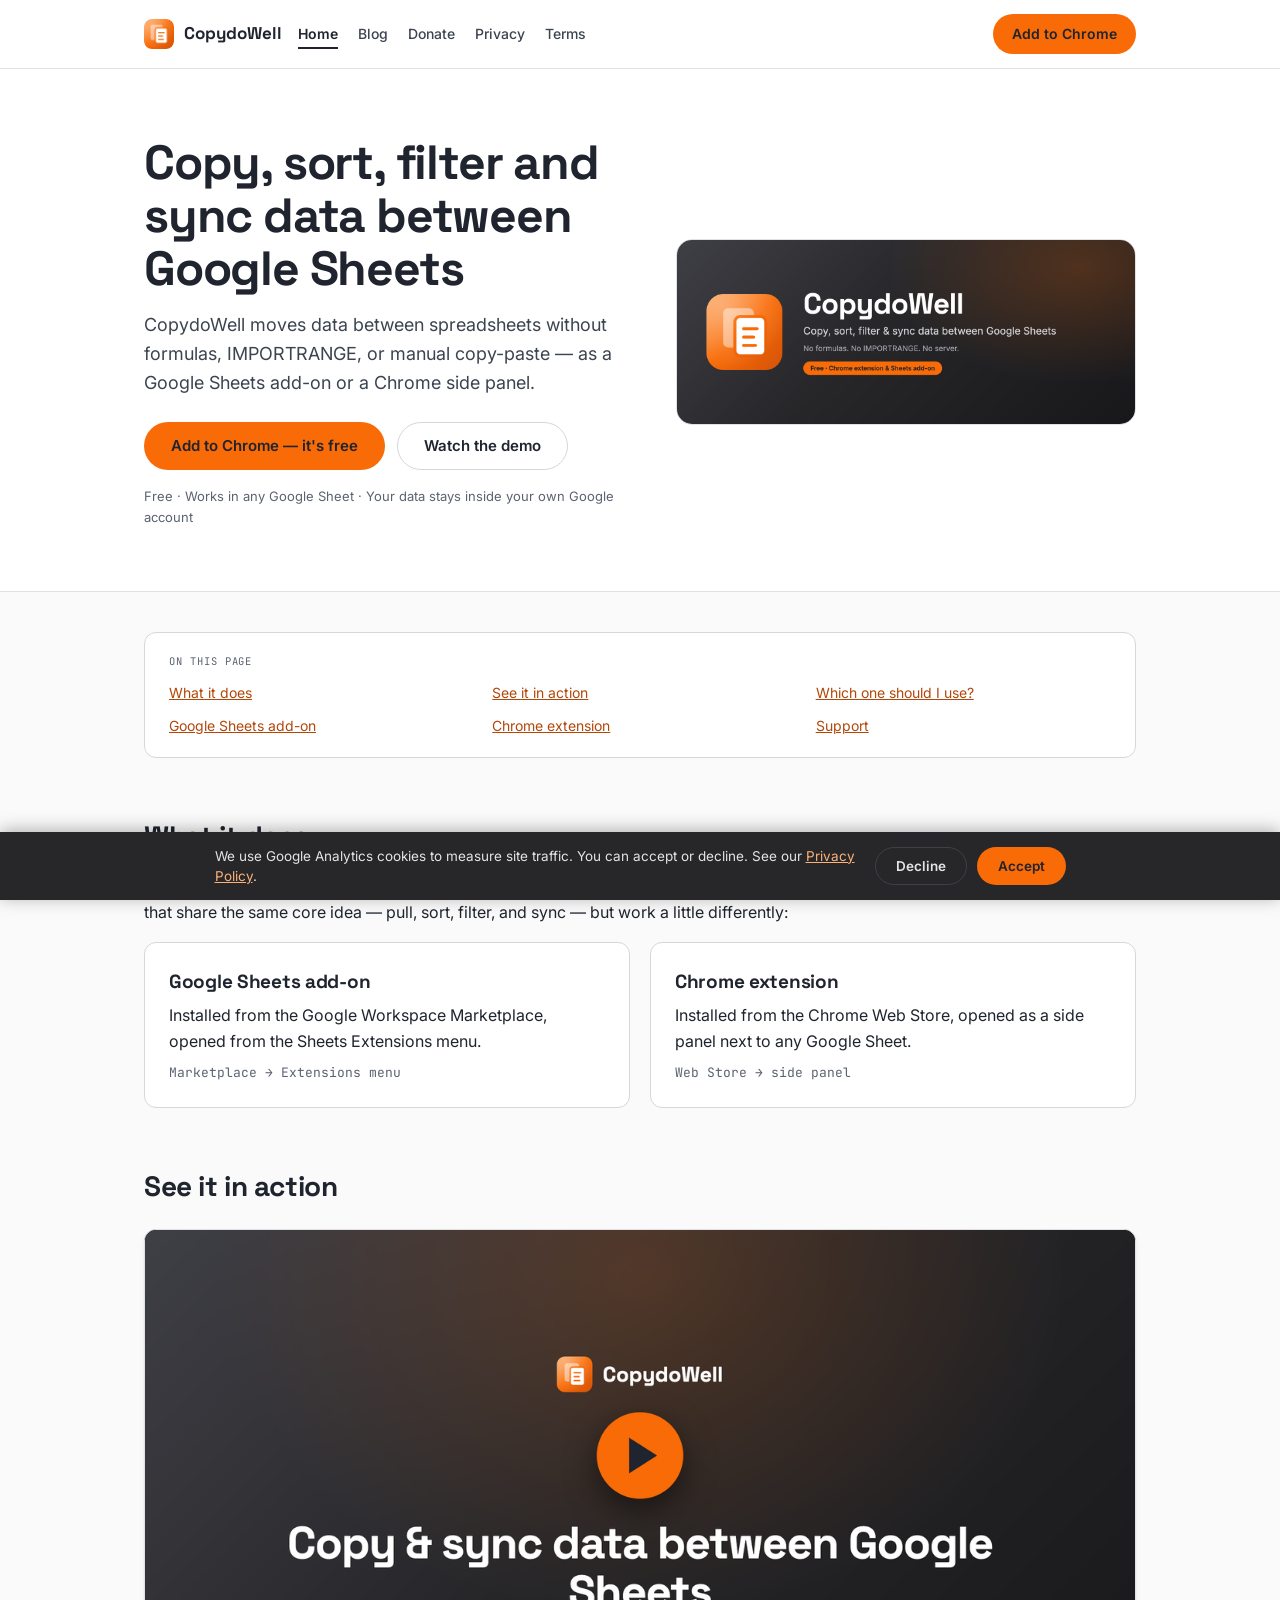
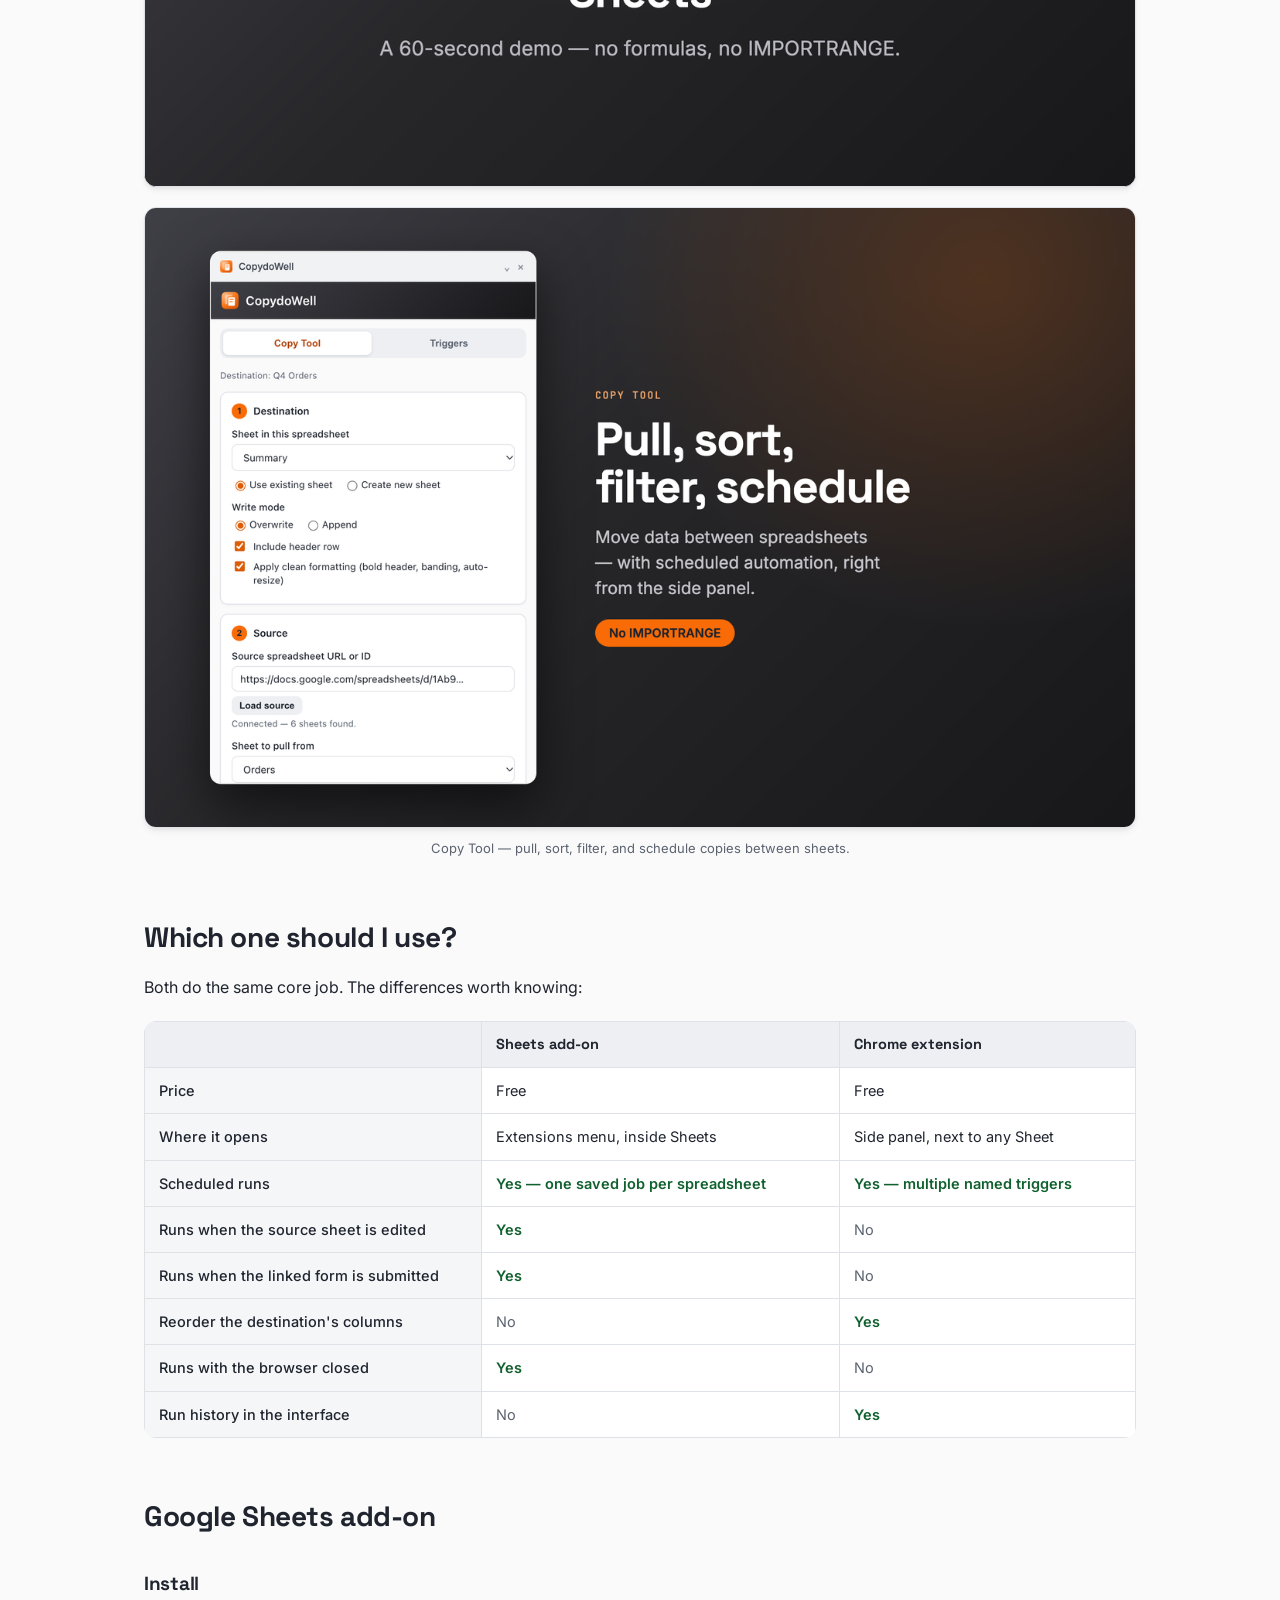
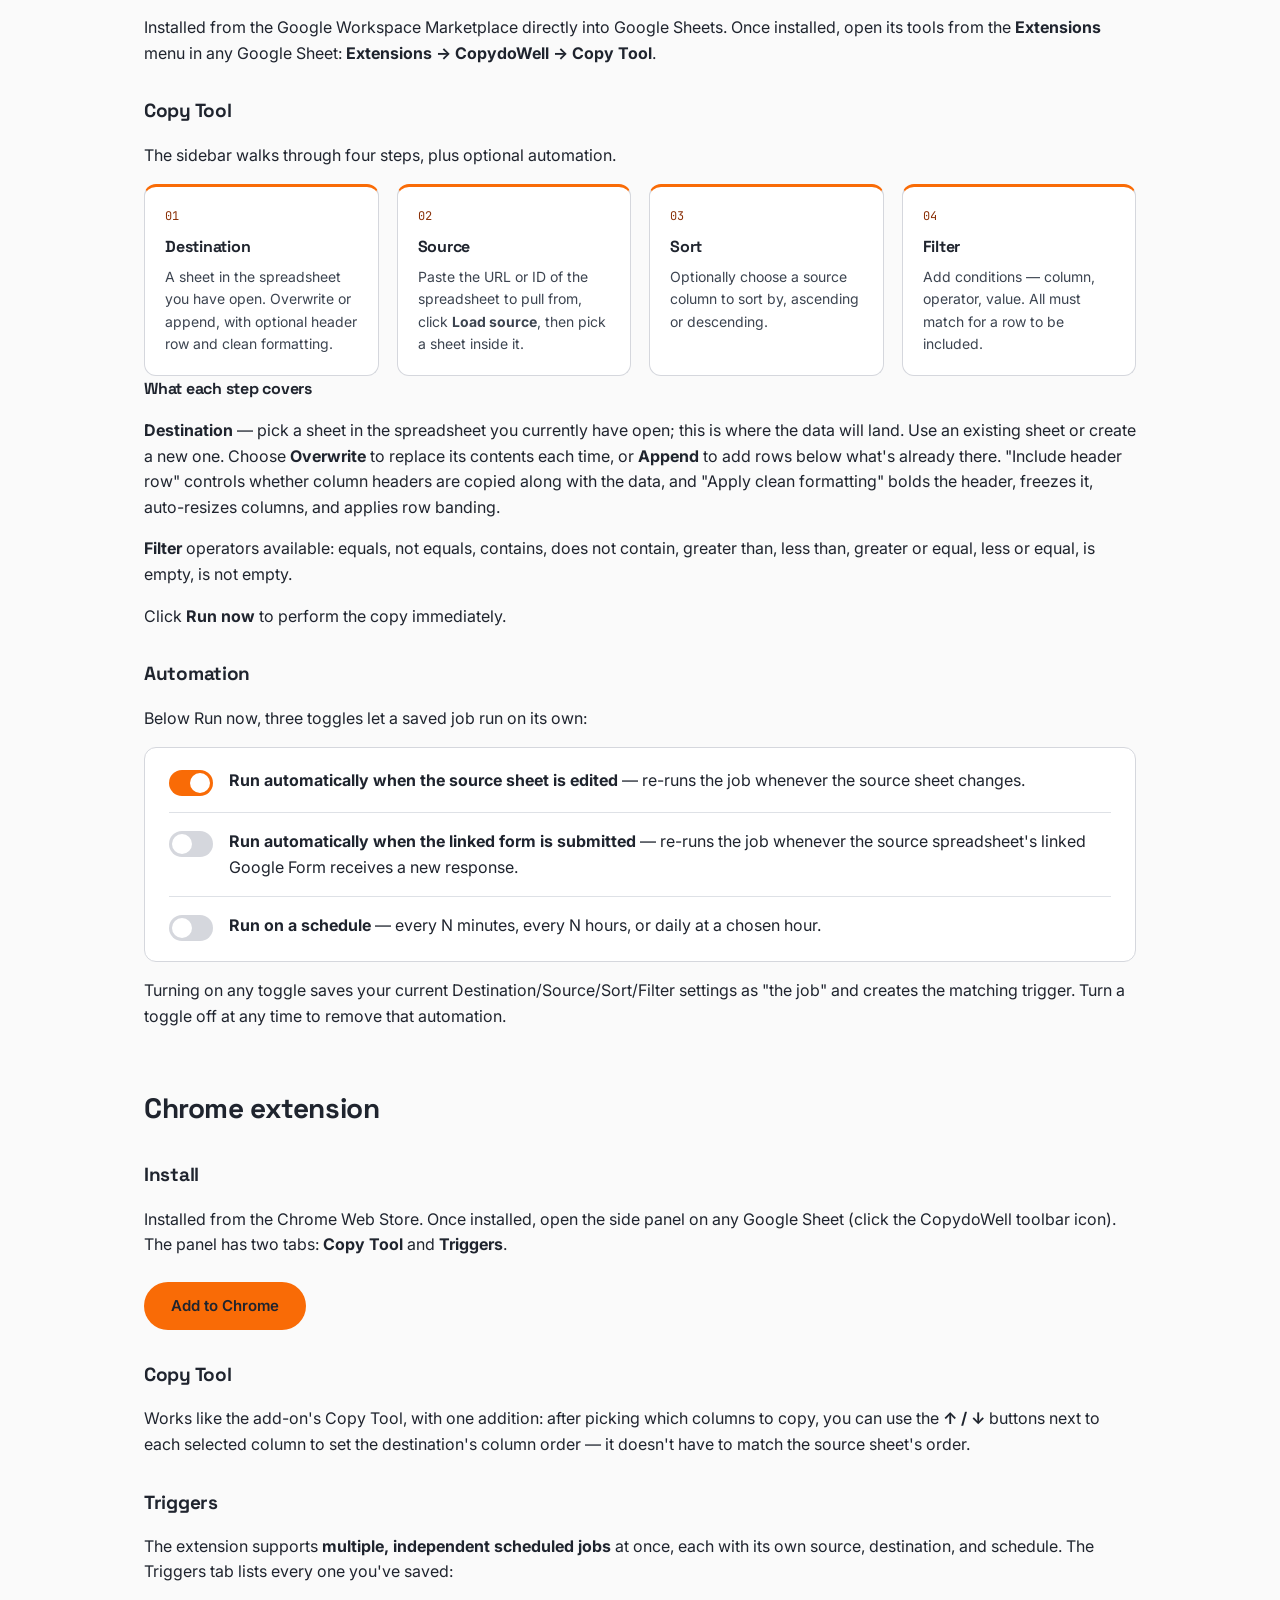
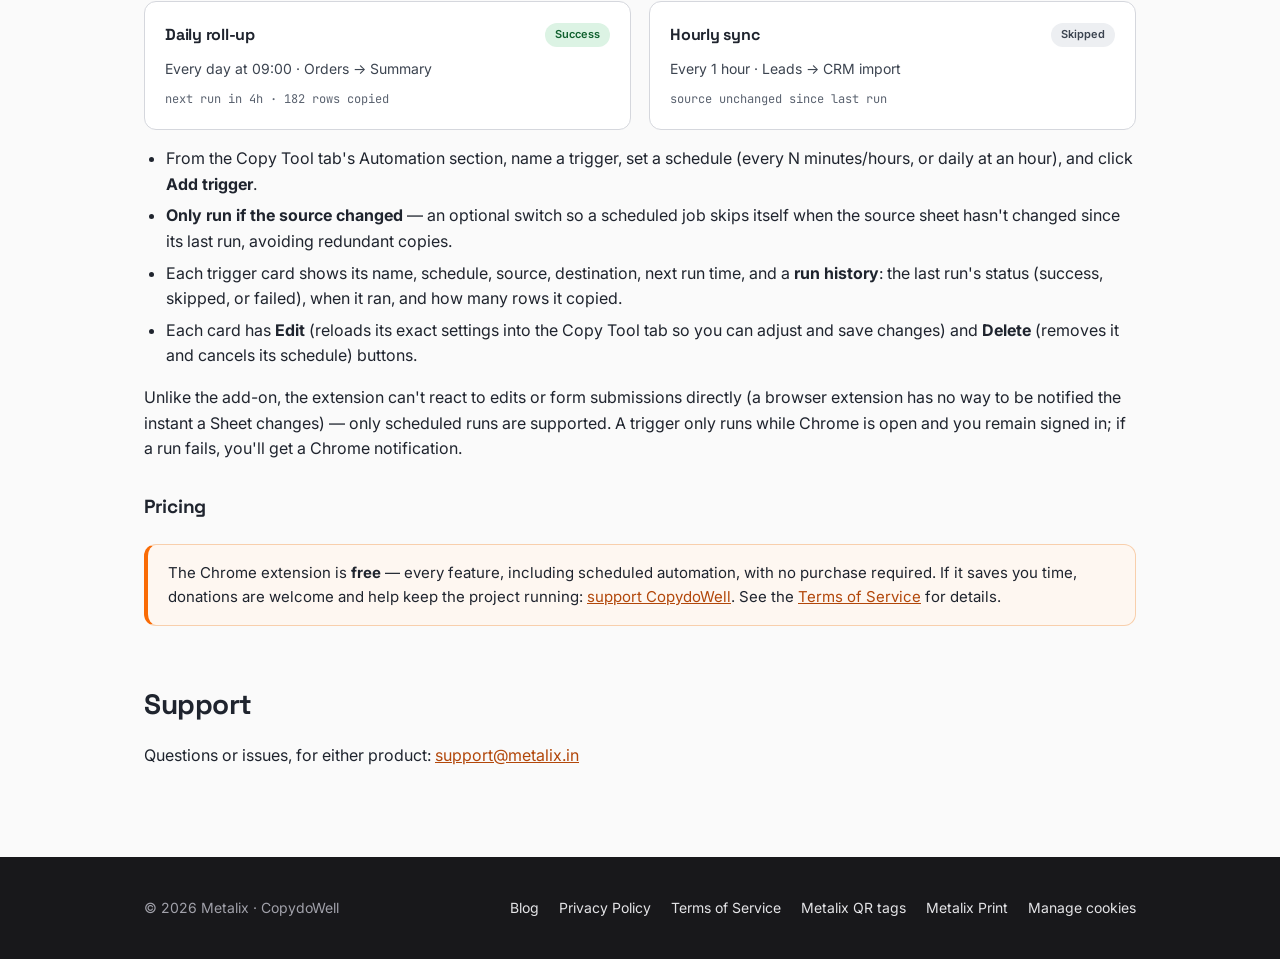
<file: index.html>
<!DOCTYPE html>
<html lang="en">
<head>
<meta charset="utf-8">
<meta name="viewport" content="width=device-width, initial-scale=1">
<meta name="google-site-verification" content="70TReP7LEDmVK07uVpl-QkX1BPx90Kh8vxIyjCfvIZ0" />
<title>CopydoWell — Copy, Sort & Sync Data Between Google Sheets</title>
<meta name="description" content="CopydoWell is a free Google Sheets add-on and Chrome extension that copies, sorts, filters, and syncs data between spreadsheets — manually or on a schedule.">
<link rel="canonical" href="https://copydowell.metalix.in/">
<meta property="og:type" content="website">
<meta property="og:title" content="CopydoWell — Copy, Sort & Sync Data Between Google Sheets">
<meta property="og:description" content="A free Google Sheets add-on and Chrome extension that copies, sorts, filters, and syncs data between spreadsheets, manually or on a schedule.">
<meta property="og:url" content="https://copydowell.metalix.in/">
<meta property="og:image" content="https://copydowell.metalix.in/images/marquee-1400x560.png">
<meta name="twitter:card" content="summary_large_image">
<link rel="preconnect" href="https://fonts.googleapis.com">
<link rel="preconnect" href="https://fonts.gstatic.com" crossorigin>
<link rel="stylesheet" href="https://fonts.googleapis.com/css2?family=Inter:wght@400;500;600;700&family=Space+Grotesk:wght@500;600;700&family=JetBrains+Mono:wght@400;500&display=swap">
<link rel="icon" type="image/png" href="images/copydowell-mark.png">
<link rel="stylesheet" href="style.css">
<!-- Google Analytics (GA4) with Consent Mode v2 -->
<script async src="https://www.googletagmanager.com/gtag/js?id=G-570SE982X2"></script>
<script>
  window.dataLayer = window.dataLayer || [];
  function gtag(){dataLayer.push(arguments);}
  // Consent Mode v2 — analytics denied by default until the visitor accepts.
  gtag('consent', 'default', {
    ad_storage: 'denied',
    ad_user_data: 'denied',
    ad_personalization: 'denied',
    analytics_storage: 'denied',
    wait_for_update: 500
  });
  try {
    if (localStorage.getItem('cdw_consent') === 'granted') {
      gtag('consent', 'update', { analytics_storage: 'granted' });
    }
  } catch (e) {}
  gtag('js', new Date());
  gtag('config', 'G-570SE982X2');
</script>
<script type="application/ld+json">
{
  "@context": "https://schema.org",
  "@type": "SoftwareApplication",
  "name": "CopydoWell",
  "applicationCategory": "BusinessApplication",
  "operatingSystem": "Chrome, Google Sheets",
  "url": "https://copydowell.metalix.in/",
  "image": "https://copydowell.metalix.in/images/marquee-1400x560.png",
  "description": "CopydoWell copies, sorts, filters, and syncs data between Google Sheets — as a Google Sheets add-on and a companion Chrome extension. No formulas, no IMPORTRANGE, no server.",
  "offers": {
    "@type": "Offer",
    "price": "0",
    "priceCurrency": "USD"
  },
  "publisher": {
    "@type": "Organization",
    "name": "Metalix",
    "url": "https://metalix.in"
  }
}
</script>
<script type="application/ld+json">
{
  "@context": "https://schema.org",
  "@type": "VideoObject",
  "name": "CopydoWell demo — copy and sync data between Google Sheets",
  "description": "See CopydoWell copy data between two Google Sheets and schedule automatic syncs — from a Chrome side panel and a Google Sheets add-on. No formulas, no IMPORTRANGE.",
  "thumbnailUrl": "https://copydowell.metalix.in/images/video-cover-1280x720.png",
  "uploadDate": "2026-07-22T00:00:00+05:30",
  "embedUrl": "https://www.youtube-nocookie.com/embed/l5BDo3QF-aQ",
  "contentUrl": "https://www.youtube.com/watch?v=l5BDo3QF-aQ"
}
</script>
<script type="application/ld+json">
{
  "@context": "https://schema.org",
  "@type": "Organization",
  "name": "Metalix",
  "url": "https://metalix.in",
  "logo": "https://copydowell.metalix.in/images/marquee-1400x560.png",
  "email": "support@metalix.in"
}
</script>
</head>
<body>
<nav class="site-nav">
  <div class="wrap">
    <a class="brand" href="/"><img src="images/copydowell-mark.png" alt="" width="30" height="30">CopydoWell</a>
    <div class="nav-links">
      <a href="/" aria-current="page">Home</a>
      <a href="blog/">Blog</a>
      <a href="donate.html" data-ga-event="donate_click" data-ga-label="nav">Donate</a>
      <a href="privacy.html">Privacy</a>
      <a href="terms.html">Terms</a>
    </div>
    <a class="cta sm" href="https://chromewebstore.google.com/detail/copydowell-%e2%80%94-copy-google/fgkggcanaogpklaloeeofbmgglbmghhf" target="_blank" rel="noopener" data-ga-event="add_to_chrome" data-ga-label="nav">Add to Chrome</a>
  </div>
</nav>

<header class="hero">
  <div class="wrap">
    <div class="hero-grid">
      <div>
        <h1>Copy, sort, filter and sync data between Google Sheets</h1>
        <p class="lede">CopydoWell moves data between spreadsheets without formulas, IMPORTRANGE, or manual copy-paste — as a Google Sheets add-on or a Chrome side panel.</p>
        <div class="hero-actions">
          <a class="cta" href="https://chromewebstore.google.com/detail/copydowell-%e2%80%94-copy-google/fgkggcanaogpklaloeeofbmgglbmghhf" target="_blank" rel="noopener" data-ga-event="add_to_chrome" data-ga-label="hero">Add to Chrome — it's free</a>
          <a class="cta ghost" href="#screenshots" data-ga-event="demo_click" data-ga-label="hero">Watch the demo</a>
        </div>
        <p class="trust">Free · Works in any Google Sheet · Your data stays inside your own Google account</p>
      </div>
      <div>
        <img class="marquee-banner" src="images/marquee-1400x560.png" alt="CopydoWell — copy, sort, filter, and sync data between Google Sheets" width="1400" height="560">
      </div>
    </div>
  </div>
</header>

<main>
  <div class="toc">
    <p>On this page</p>
    <ul>
      <li><a href="#what-it-does">What it does</a></li>
      <li><a href="#screenshots">See it in action</a></li>
      <li><a href="#which-one">Which one should I use?</a></li>
      <li><a href="#addon">Google Sheets add-on</a></li>
      <li><a href="#extension">Chrome extension</a></li>
      <li><a href="#support">Support</a></li>
    </ul>
  </div>

  <h2 id="what-it-does">What it does</h2>
  <p>CopydoWell moves data between spreadsheets without formulas, IMPORTRANGE, or manual copy-paste. It's available in two forms that share the same core idea — pull, sort, filter, and sync — but work a little differently:</p>
  <div class="card-grid">
    <div class="card">
      <h3>Google Sheets add-on</h3>
      <p>Installed from the Google Workspace Marketplace, opened from the Sheets Extensions menu.</p>
      <p class="meta">Marketplace → Extensions menu</p>
    </div>
    <div class="card">
      <h3>Chrome extension</h3>
      <p>Installed from the Chrome Web Store, opened as a side panel next to any Google Sheet.</p>
      <p class="meta">Web Store → side panel</p>
    </div>
  </div>

  <h2 id="screenshots">See it in action</h2>
  <div class="video-embed">
    <button type="button" class="video-facade" data-yt-id="l5BDo3QF-aQ" data-ga-event="video_play" data-ga-label="homepage_demo" aria-label="Play the CopydoWell demo video">
      <img src="images/video-cover-1280x720.png" alt="" width="1280" height="720" loading="lazy">
    </button>
    <noscript>
      <iframe src="https://www.youtube-nocookie.com/embed/l5BDo3QF-aQ" title="CopydoWell demo — copy and sync data between Google Sheets" loading="lazy" allow="accelerometer; autoplay; clipboard-write; encrypted-media; gyroscope; picture-in-picture" allowfullscreen></iframe>
    </noscript>
  </div>
  <div class="shots">
    <figure>
      <img src="images/screenshot-copytool-1280x800.png" alt="CopydoWell Copy Tool side panel showing destination, source, sort, filter, and automation options" loading="lazy" width="1280" height="800">
      <figcaption>Copy Tool — pull, sort, filter, and schedule copies between sheets.</figcaption>
    </figure>
  </div>

  <h2 id="which-one">Which one should I use?</h2>
  <p>Both do the same core job. The differences worth knowing:</p>
  <div class="table-wrap">
    <table class="cmp">
      <thead>
        <tr>
          <th scope="col">&nbsp;</th>
          <th scope="col">Sheets add-on</th>
          <th scope="col">Chrome extension</th>
        </tr>
      </thead>
      <tbody>
        <tr><th scope="row">Price</th><td>Free</td><td>Free</td></tr>
        <tr><th scope="row">Where it opens</th><td>Extensions menu, inside Sheets</td><td>Side panel, next to any Sheet</td></tr>
        <tr><th scope="row">Scheduled runs</th><td class="yes">Yes — one saved job per spreadsheet</td><td class="yes">Yes — multiple named triggers</td></tr>
        <tr><th scope="row">Runs when the source sheet is edited</th><td class="yes">Yes</td><td class="no">No</td></tr>
        <tr><th scope="row">Runs when the linked form is submitted</th><td class="yes">Yes</td><td class="no">No</td></tr>
        <tr><th scope="row">Reorder the destination's columns</th><td class="no">No</td><td class="yes">Yes</td></tr>
        <tr><th scope="row">Runs with the browser closed</th><td class="yes">Yes</td><td class="no">No</td></tr>
        <tr><th scope="row">Run history in the interface</th><td class="no">No</td><td class="yes">Yes</td></tr>
      </tbody>
    </table>
  </div>

  <h2 id="addon">Google Sheets add-on</h2>

  <h3>Install</h3>
  <p>Installed from the Google Workspace Marketplace directly into Google Sheets. Once installed, open its tools from the <strong>Extensions</strong> menu in any Google Sheet: <strong>Extensions → CopydoWell → Copy Tool</strong>.</p>

  <h3>Copy Tool</h3>
  <p>The sidebar walks through four steps, plus optional automation.</p>
  <div class="step-grid">
    <div class="step">
      <span class="num">01</span>
      <h4>Destination</h4>
      <p>A sheet in the spreadsheet you have open. Overwrite or append, with optional header row and clean formatting.</p>
    </div>
    <div class="step">
      <span class="num">02</span>
      <h4>Source</h4>
      <p>Paste the URL or ID of the spreadsheet to pull from, click <strong>Load source</strong>, then pick a sheet inside it.</p>
    </div>
    <div class="step">
      <span class="num">03</span>
      <h4>Sort</h4>
      <p>Optionally choose a source column to sort by, ascending or descending.</p>
    </div>
    <div class="step">
      <span class="num">04</span>
      <h4>Filter</h4>
      <p>Add conditions — column, operator, value. All must match for a row to be included.</p>
    </div>
  </div>

  <h4>What each step covers</h4>
  <p><strong>Destination</strong> — pick a sheet in the spreadsheet you currently have open; this is where the data will land. Use an existing sheet or create a new one. Choose <strong>Overwrite</strong> to replace its contents each time, or <strong>Append</strong> to add rows below what's already there. "Include header row" controls whether column headers are copied along with the data, and "Apply clean formatting" bolds the header, freezes it, auto-resizes columns, and applies row banding.</p>
  <p><strong>Filter</strong> operators available: equals, not equals, contains, does not contain, greater than, less than, greater or equal, less or equal, is empty, is not empty.</p>
  <p>Click <strong>Run now</strong> to perform the copy immediately.</p>

  <h3>Automation</h3>
  <p>Below Run now, three toggles let a saved job run on its own:</p>
  <ul class="toggle-list">
    <li><span class="sw on" aria-hidden="true"></span><span><strong>Run automatically when the source sheet is edited</strong> — re-runs the job whenever the source sheet changes.</span></li>
    <li><span class="sw" aria-hidden="true"></span><span><strong>Run automatically when the linked form is submitted</strong> — re-runs the job whenever the source spreadsheet's linked Google Form receives a new response.</span></li>
    <li><span class="sw" aria-hidden="true"></span><span><strong>Run on a schedule</strong> — every N minutes, every N hours, or daily at a chosen hour.</span></li>
  </ul>
  <p>Turning on any toggle saves your current Destination/Source/Sort/Filter settings as "the job" and creates the matching trigger. Turn a toggle off at any time to remove that automation.</p>

  <h2 id="extension">Chrome extension</h2>

  <h3>Install</h3>
  <p>Installed from the Chrome Web Store. Once installed, open the side panel on any Google Sheet (click the CopydoWell toolbar icon). The panel has two tabs: <strong>Copy Tool</strong> and <strong>Triggers</strong>.</p>
  <p><a class="cta inline" href="https://chromewebstore.google.com/detail/copydowell-%e2%80%94-copy-google/fgkggcanaogpklaloeeofbmgglbmghhf" target="_blank" rel="noopener" data-ga-event="add_to_chrome" data-ga-label="install_section">Add to Chrome</a></p>

  <h3>Copy Tool</h3>
  <p>Works like the add-on's Copy Tool, with one addition: after picking which columns to copy, you can use the <strong>↑ / ↓</strong> buttons next to each selected column to set the destination's column order — it doesn't have to match the source sheet's order.</p>

  <h3>Triggers</h3>
  <p>The extension supports <strong>multiple, independent scheduled jobs</strong> at once, each with its own source, destination, and schedule. The Triggers tab lists every one you've saved:</p>
  <div class="trigger-grid">
    <div class="trigger-card">
      <div class="head">
        <h4>Daily roll-up</h4>
        <span class="pill">Success</span>
      </div>
      <p>Every day at 09:00 · Orders → Summary</p>
      <p class="meta">next run in 4h · 182 rows copied</p>
    </div>
    <div class="trigger-card">
      <div class="head">
        <h4>Hourly sync</h4>
        <span class="pill neutral">Skipped</span>
      </div>
      <p>Every 1 hour · Leads → CRM import</p>
      <p class="meta">source unchanged since last run</p>
    </div>
  </div>
  <ul>
    <li>From the Copy Tool tab's Automation section, name a trigger, set a schedule (every N minutes/hours, or daily at an hour), and click <strong>Add trigger</strong>.</li>
    <li><strong>Only run if the source changed</strong> — an optional switch so a scheduled job skips itself when the source sheet hasn't changed since its last run, avoiding redundant copies.</li>
    <li>Each trigger card shows its name, schedule, source, destination, next run time, and a <strong>run history</strong>: the last run's status (success, skipped, or failed), when it ran, and how many rows it copied.</li>
    <li>Each card has <strong>Edit</strong> (reloads its exact settings into the Copy Tool tab so you can adjust and save changes) and <strong>Delete</strong> (removes it and cancels its schedule) buttons.</li>
  </ul>
  <p>Unlike the add-on, the extension can't react to edits or form submissions directly (a browser extension has no way to be notified the instant a Sheet changes) — only scheduled runs are supported. A trigger only runs while Chrome is open and you remain signed in; if a run fails, you'll get a Chrome notification.</p>

  <h3>Pricing</h3>
  <div class="callout">
    <p>The Chrome extension is <strong>free</strong> — every feature, including scheduled automation, with no purchase required. If it saves you time, donations are welcome and help keep the project running: <a href="donate.html" data-ga-event="donate_click" data-ga-label="pricing">support CopydoWell</a>. See the <a href="terms.html">Terms of Service</a> for details.</p>
  </div>

  <h2 id="support">Support</h2>
  <p>Questions or issues, for either product: <a href="mailto:support@metalix.in">support@metalix.in</a></p>
</main>

<footer>
  <div class="wrap">
    <p class="copy">&copy; 2026 Metalix &middot; CopydoWell</p>
    <nav aria-label="Footer">
      <a href="blog/">Blog</a>
      <a href="privacy.html">Privacy Policy</a>
      <a href="terms.html">Terms of Service</a>
      <a href="https://metalix.in/">Metalix QR tags</a>
      <a href="https://print.metalix.in/">Metalix Print</a>
      <a href="#" class="manage-cookies">Manage cookies</a>
    </nav>
  </div>
</footer>
<script>
  // Track key CTA clicks (Add to Chrome / Donate) as GA4 events.
  document.addEventListener('click', function (e) {
    var el = e.target.closest('[data-ga-event]');
    if (!el || typeof gtag !== 'function') return;
    gtag('event', el.getAttribute('data-ga-event'), {
      cta_location: el.getAttribute('data-ga-label') || '',
      link_url: el.getAttribute('href') || ''
    });
  });
</script>
<script>
  // Click-to-load the YouTube player: nothing is requested from YouTube
  // until the visitor actually asks to watch.
  document.addEventListener('click', function (e) {
    var btn = e.target.closest ? e.target.closest('.video-facade') : null;
    if (!btn) return;
    var frame = document.createElement('iframe');
    frame.src = 'https://www.youtube-nocookie.com/embed/' + btn.getAttribute('data-yt-id') + '?autoplay=1';
    frame.title = 'CopydoWell demo — copy and sync data between Google Sheets';
    frame.allow = 'accelerometer; autoplay; clipboard-write; encrypted-media; gyroscope; picture-in-picture';
    frame.allowFullscreen = true;
    btn.parentNode.replaceChild(frame, btn);
  });
</script>
<script src="consent.js"></script>
</body>
</html>
</file>
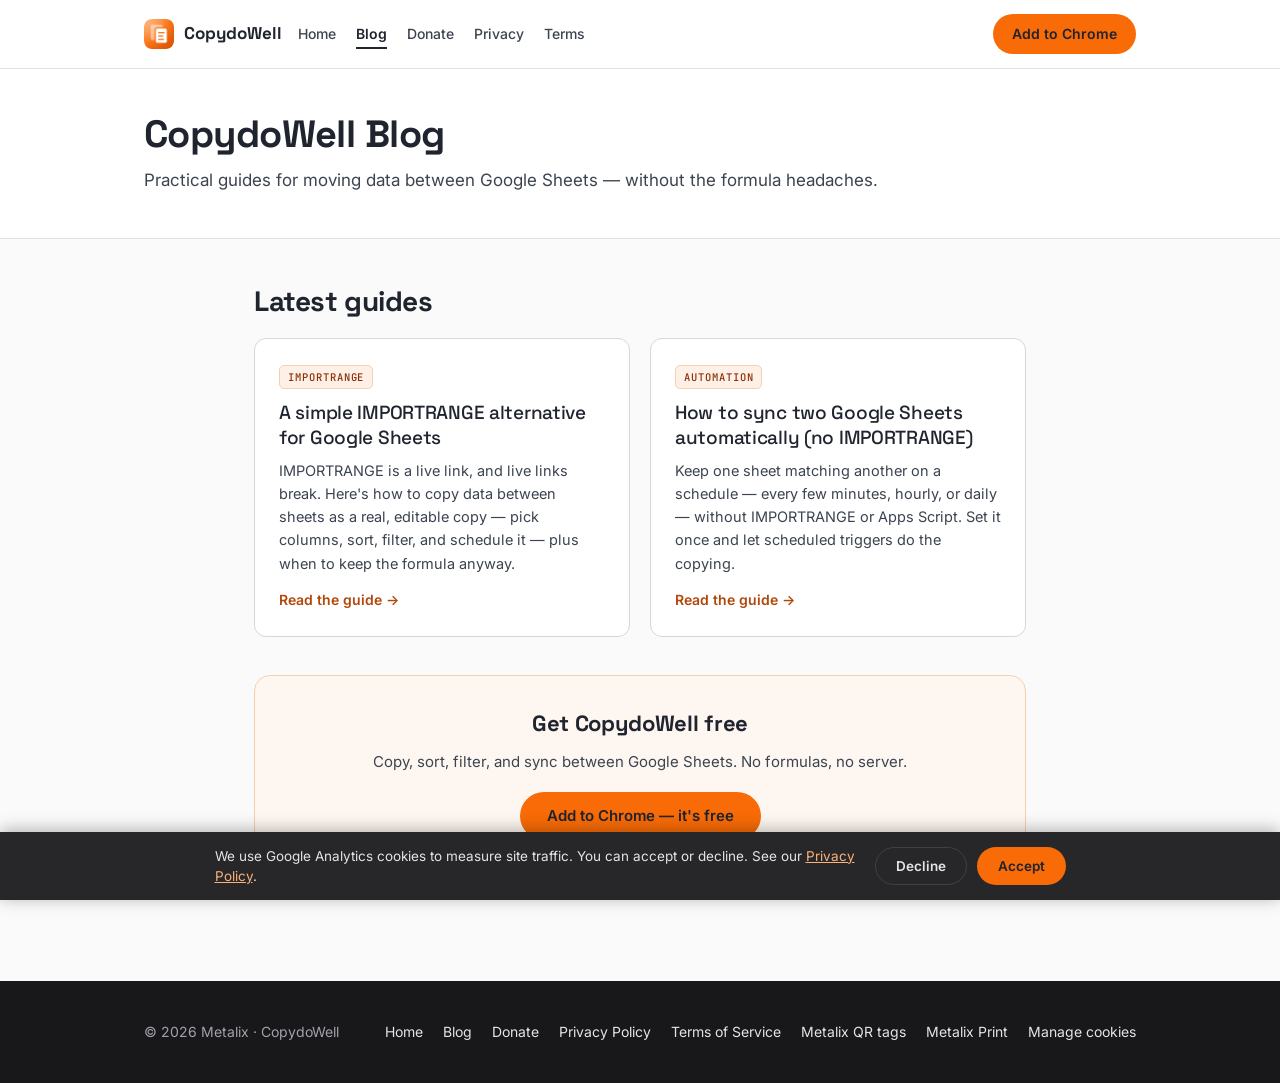
<file: blog/index.html>
<!DOCTYPE html>
<html lang="en">
<head>
<meta charset="utf-8">
<meta name="viewport" content="width=device-width, initial-scale=1">
<title>CopydoWell Blog — Google Sheets Copy &amp; Sync Guides</title>
<meta name="description" content="Practical guides for copying and syncing data in Google Sheets — IMPORTRANGE alternatives, automatic sheet syncs, and honest tool comparisons.">
<link rel="canonical" href="https://copydowell.metalix.in/blog/">
<meta property="og:type" content="website">
<meta property="og:title" content="CopydoWell Blog — Google Sheets Copy &amp; Sync Guides">
<meta property="og:description" content="Practical guides for copying and syncing data in Google Sheets.">
<meta property="og:url" content="https://copydowell.metalix.in/blog/">
<meta property="og:image" content="https://copydowell.metalix.in/images/marquee-1400x560.png">
<meta name="twitter:card" content="summary_large_image">
<link rel="preconnect" href="https://fonts.googleapis.com">
<link rel="preconnect" href="https://fonts.gstatic.com" crossorigin>
<link rel="stylesheet" href="https://fonts.googleapis.com/css2?family=Inter:wght@400;500;600;700&family=Space+Grotesk:wght@500;600;700&family=JetBrains+Mono:wght@400;500&display=swap">
<link rel="icon" type="image/png" href="/images/copydowell-mark.png">
<link rel="stylesheet" href="/style.css">
<link rel="stylesheet" href="/blog/blog.css">
<!-- Google Analytics (GA4) with Consent Mode v2 -->
<script async src="https://www.googletagmanager.com/gtag/js?id=G-570SE982X2"></script>
<script>
  window.dataLayer = window.dataLayer || [];
  function gtag(){dataLayer.push(arguments);}
  gtag('consent', 'default', {
    ad_storage: 'denied', ad_user_data: 'denied', ad_personalization: 'denied',
    analytics_storage: 'denied', wait_for_update: 500
  });
  try { if (localStorage.getItem('cdw_consent') === 'granted') { gtag('consent', 'update', { analytics_storage: 'granted' }); } } catch (e) {}
  gtag('js', new Date());
  gtag('config', 'G-570SE982X2');
</script>
<script type="application/ld+json">
{
  "@context": "https://schema.org",
  "@type": "Blog",
  "name": "CopydoWell Blog",
  "description": "Practical guides for copying and syncing data in Google Sheets.",
  "url": "https://copydowell.metalix.in/blog/",
  "publisher": { "@type": "Organization", "name": "Metalix" }
}
</script>
</head>
<body>
<nav class="site-nav">
  <div class="wrap">
    <a class="brand" href="/"><img src="/images/copydowell-mark.png" alt="" width="30" height="30">CopydoWell</a>
    <div class="nav-links">
      <a href="/">Home</a>
      <a href="/blog/" aria-current="page">Blog</a>
      <a href="/donate.html" data-ga-event="donate_click" data-ga-label="nav">Donate</a>
      <a href="/privacy.html">Privacy</a>
      <a href="/terms.html">Terms</a>
    </div>
    <a class="cta sm" href="https://chromewebstore.google.com/detail/copydowell-%e2%80%94-copy-google/fgkggcanaogpklaloeeofbmgglbmghhf" target="_blank" rel="noopener" data-ga-event="add_to_chrome" data-ga-label="nav">Add to Chrome</a>
  </div>
</nav>

<header>
  <div class="wrap">
    <h1>CopydoWell Blog</h1>
    <p>Practical guides for moving data between Google Sheets — without the formula headaches.</p>
  </div>
</header>
<main>
  <h2>Latest guides</h2>
  <div class="post-list">
    <article class="post-card">
      <span class="tag">IMPORTRANGE</span>
      <h3><a href="/blog/importrange-alternative-google-sheets.html">A simple IMPORTRANGE alternative for Google Sheets</a></h3>
      <p class="excerpt">IMPORTRANGE is a live link, and live links break. Here's how to copy data between sheets as a real, editable copy — pick columns, sort, filter, and schedule it — plus when to keep the formula anyway.</p>
      <a class="read-more" href="/blog/importrange-alternative-google-sheets.html">Read the guide &rarr;</a>
    </article>
    <article class="post-card">
      <span class="tag">Automation</span>
      <h3><a href="/blog/sync-two-google-sheets-automatically.html">How to sync two Google Sheets automatically (no IMPORTRANGE)</a></h3>
      <p class="excerpt">Keep one sheet matching another on a schedule — every few minutes, hourly, or daily — without IMPORTRANGE or Apps Script. Set it once and let scheduled triggers do the copying.</p>
      <a class="read-more" href="/blog/sync-two-google-sheets-automatically.html">Read the guide &rarr;</a>
    </article>
  </div>
  <div class="cta-box">
    <h3>Get CopydoWell free</h3>
    <p>Copy, sort, filter, and sync between Google Sheets. No formulas, no server.</p>
    <a class="cta" href="https://chromewebstore.google.com/detail/copydowell-%e2%80%94-copy-google/fgkggcanaogpklaloeeofbmgglbmghhf" target="_blank" rel="noopener" data-ga-event="add_to_chrome" data-ga-label="blog_index">Add to Chrome — it's free</a>
  </div>
</main>

<footer>
  <div class="wrap">
    <p class="copy">&copy; 2026 Metalix &middot; CopydoWell</p>
    <nav aria-label="Footer">
      <a href="/">Home</a>
      <a href="/blog/">Blog</a>
      <a href="/donate.html">Donate</a>
      <a href="/privacy.html">Privacy Policy</a>
      <a href="/terms.html">Terms of Service</a>
      <a href="https://metalix.in/">Metalix QR tags</a>
      <a href="https://print.metalix.in/">Metalix Print</a>
      <a href="#" class="manage-cookies">Manage cookies</a>
    </nav>
  </div>
</footer>
<script>
  document.addEventListener('click', function (e) {
    var el = e.target.closest('[data-ga-event]');
    if (!el || typeof gtag !== 'function') return;
    gtag('event', el.getAttribute('data-ga-event'), {
      cta_location: el.getAttribute('data-ga-label') || '',
      link_url: el.getAttribute('href') || ''
    });
  });
</script>
<script src="/consent.js"></script>
</body>
</html>
</file>
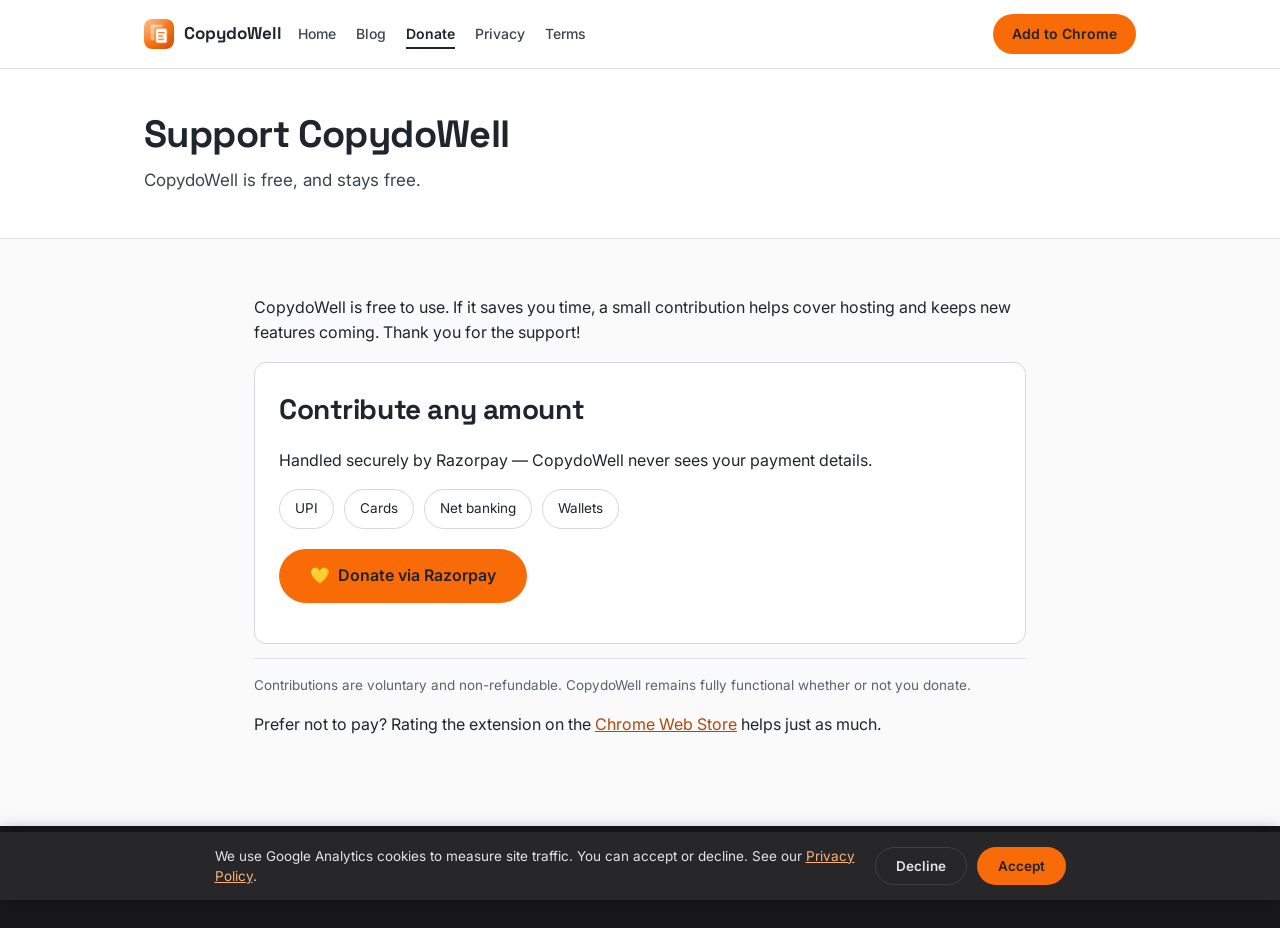
<file: donate.html>
<!DOCTYPE html>
<html lang="en">
<head>
<meta charset="utf-8">
<meta name="viewport" content="width=device-width, initial-scale=1">
<title>Support CopydoWell — Donate</title>
<meta name="description" content="CopydoWell is free to use, with every feature including scheduled automation. If it saves you time, donations help keep the project running.">
<link rel="canonical" href="https://copydowell.metalix.in/donate.html">
<meta property="og:type" content="website">
<meta property="og:title" content="Support CopydoWell — Donate">
<meta property="og:description" content="CopydoWell is free to use, with every feature including scheduled automation. If it saves you time, donations help keep the project running.">
<meta property="og:url" content="https://copydowell.metalix.in/donate.html">
<meta property="og:image" content="https://copydowell.metalix.in/images/marquee-1400x560.png">
<meta name="twitter:card" content="summary_large_image">
<link rel="preconnect" href="https://fonts.googleapis.com">
<link rel="preconnect" href="https://fonts.gstatic.com" crossorigin>
<link rel="stylesheet" href="https://fonts.googleapis.com/css2?family=Inter:wght@400;500;600;700&family=Space+Grotesk:wght@500;600;700&family=JetBrains+Mono:wght@400;500&display=swap">
<link rel="icon" type="image/png" href="/images/copydowell-mark.png">
<link rel="stylesheet" href="style.css">
<!-- Google Analytics (GA4) with Consent Mode v2 -->
<script async src="https://www.googletagmanager.com/gtag/js?id=G-570SE982X2"></script>
<script>
  window.dataLayer = window.dataLayer || [];
  function gtag(){dataLayer.push(arguments);}
  // Consent Mode v2 — analytics denied by default until the visitor accepts.
  gtag('consent', 'default', {
    ad_storage: 'denied',
    ad_user_data: 'denied',
    ad_personalization: 'denied',
    analytics_storage: 'denied',
    wait_for_update: 500
  });
  try {
    if (localStorage.getItem('cdw_consent') === 'granted') {
      gtag('consent', 'update', { analytics_storage: 'granted' });
    }
  } catch (e) {}
  gtag('js', new Date());
  gtag('config', 'G-570SE982X2');
</script>
</head>
<body>
<nav class="site-nav">
  <div class="wrap">
    <a class="brand" href="/"><img src="/images/copydowell-mark.png" alt="" width="30" height="30">CopydoWell</a>
    <div class="nav-links">
      <a href="/">Home</a>
      <a href="/blog/">Blog</a>
      <a href="/donate.html" aria-current="page" data-ga-event="donate_click" data-ga-label="nav">Donate</a>
      <a href="/privacy.html">Privacy</a>
      <a href="/terms.html">Terms</a>
    </div>
    <a class="cta sm" href="https://chromewebstore.google.com/detail/copydowell-%e2%80%94-copy-google/fgkggcanaogpklaloeeofbmgglbmghhf" target="_blank" rel="noopener" data-ga-event="add_to_chrome" data-ga-label="nav">Add to Chrome</a>
  </div>
</nav>

<header>
  <div class="wrap">
    <h1>Support CopydoWell</h1>
    <p>CopydoWell is free, and stays free.</p>
  </div>
</header>
<main class="prose">
  <p>CopydoWell is free to use. If it saves you time, a small contribution helps
  cover hosting and keeps new features coming. Thank you for the support!</p>

  <div class="card">
    <h2 style="margin-top:0">Contribute any amount</h2>
    <p>Handled securely by Razorpay — CopydoWell never sees your payment details.</p>
    <ul class="chips">
      <li>UPI</li>
      <li>Cards</li>
      <li>Net banking</li>
      <li>Wallets</li>
    </ul>
    <p><a class="cta donate" href="https://rzp.io/rzp/leYMp5FZ" target="_blank" rel="noopener" data-ga-event="donate_click" data-ga-label="razorpay_button"><span class="heart" aria-hidden="true">&#128155;</span>Donate via Razorpay</a></p>
  </div>

  <p class="fineprint">Contributions are voluntary and non-refundable. CopydoWell
  remains fully functional whether or not you donate.</p>

  <p>Prefer not to pay? Rating the extension on the <a href="https://chromewebstore.google.com/detail/copydowell-%e2%80%94-copy-google/fgkggcanaogpklaloeeofbmgglbmghhf" target="_blank" rel="noopener" data-ga-event="add_to_chrome" data-ga-label="donate_page">Chrome Web Store</a> helps just as much.</p>
</main>

<footer>
  <div class="wrap">
    <p class="copy">&copy; 2026 Metalix &middot; CopydoWell</p>
    <nav aria-label="Footer">
      <a href="/">Home</a>
      <a href="/blog/">Blog</a>
      <a href="/donate.html">Donate</a>
      <a href="/privacy.html">Privacy Policy</a>
      <a href="/terms.html">Terms of Service</a>
      <a href="https://metalix.in/">Metalix QR tags</a>
      <a href="https://print.metalix.in/">Metalix Print</a>
      <a href="#" class="manage-cookies">Manage cookies</a>
    </nav>
  </div>
</footer>
<script>
  // Track key CTA clicks (Add to Chrome / Donate) as GA4 events.
  document.addEventListener('click', function (e) {
    var el = e.target.closest('[data-ga-event]');
    if (!el || typeof gtag !== 'function') return;
    gtag('event', el.getAttribute('data-ga-event'), {
      cta_location: el.getAttribute('data-ga-label') || '',
      link_url: el.getAttribute('href') || ''
    });
  });
</script>
<script src="consent.js"></script>
</body>
</html>
</file>
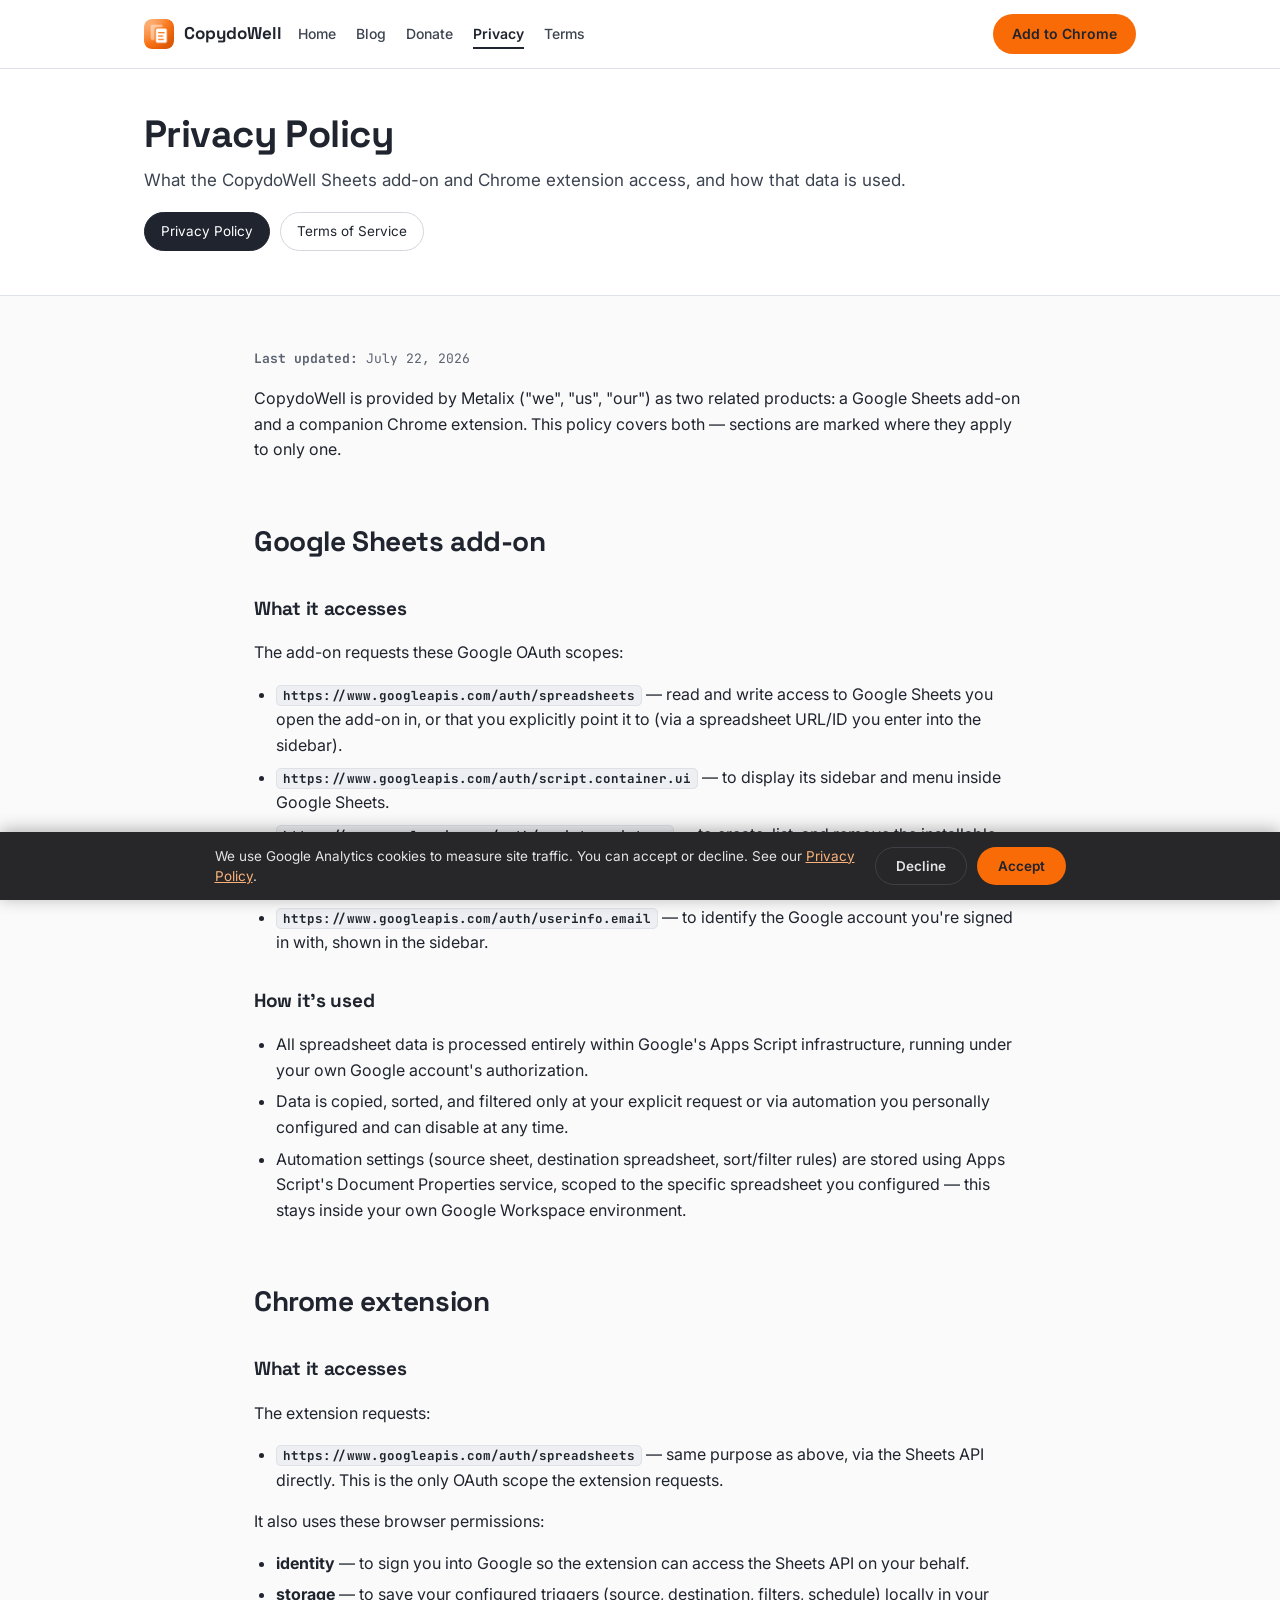
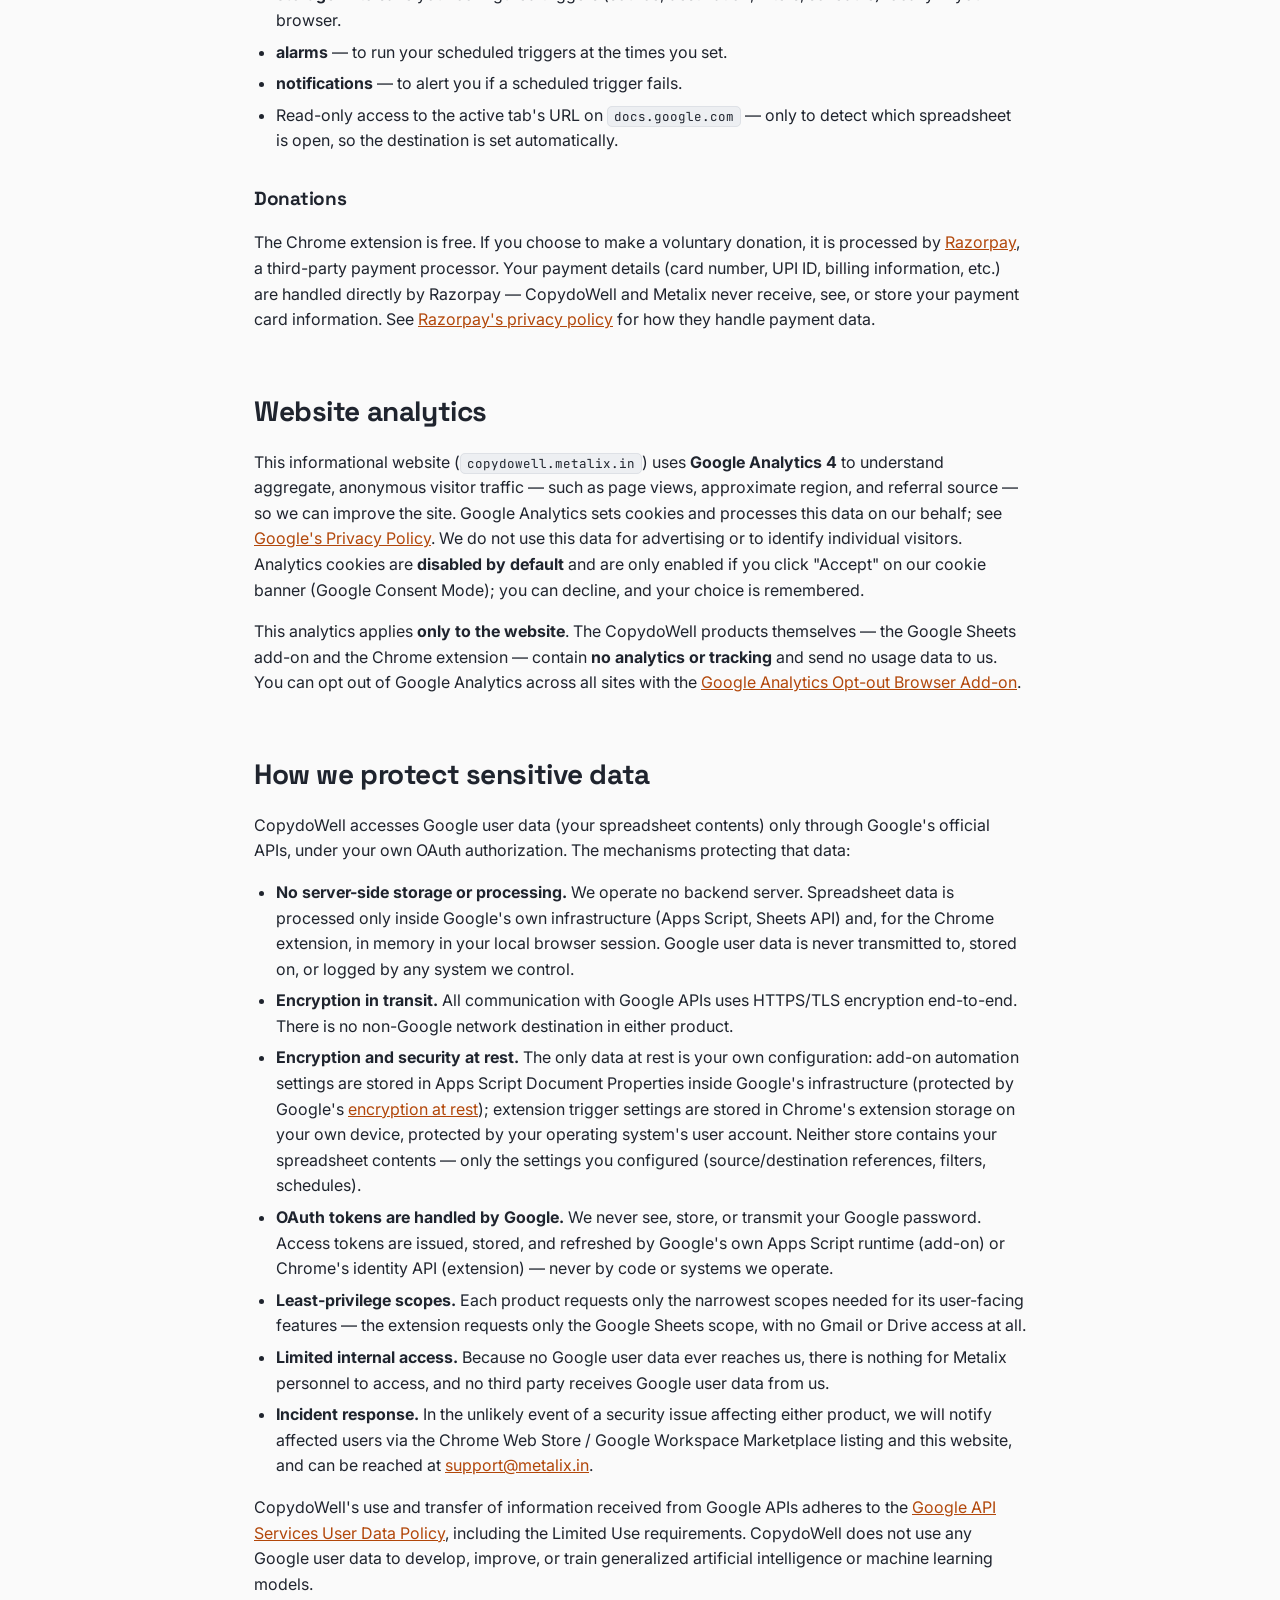
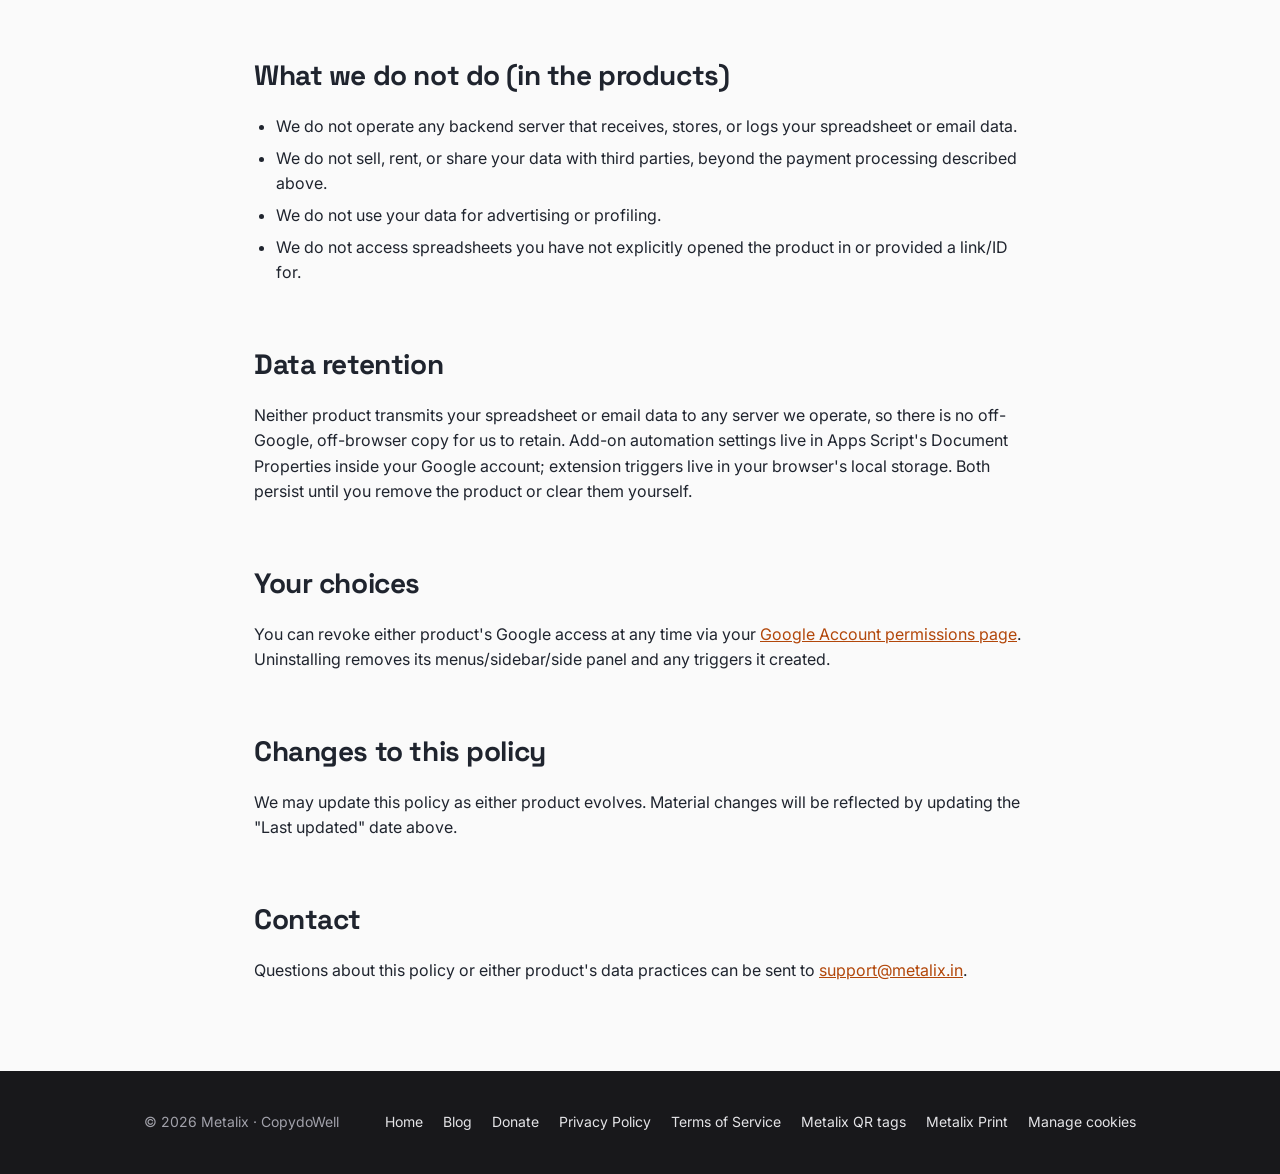
<file: privacy.html>
<!DOCTYPE html>
<html lang="en">
<head>
<meta charset="utf-8">
<meta name="viewport" content="width=device-width, initial-scale=1">
<title>Privacy Policy — CopydoWell</title>
<meta name="description" content="How CopydoWell's Google Sheets add-on and Chrome extension collect, use, and protect your data, and what permissions each one requests.">
<link rel="canonical" href="https://copydowell.metalix.in/privacy.html">
<meta property="og:type" content="website">
<meta property="og:title" content="Privacy Policy — CopydoWell">
<meta property="og:description" content="How CopydoWell's Google Sheets add-on and Chrome extension collect, use, and protect your data, and what permissions each one requests.">
<meta property="og:url" content="https://copydowell.metalix.in/privacy.html">
<meta property="og:image" content="https://copydowell.metalix.in/images/marquee-1400x560.png">
<meta name="twitter:card" content="summary_large_image">
<link rel="preconnect" href="https://fonts.googleapis.com">
<link rel="preconnect" href="https://fonts.gstatic.com" crossorigin>
<link rel="stylesheet" href="https://fonts.googleapis.com/css2?family=Inter:wght@400;500;600;700&family=Space+Grotesk:wght@500;600;700&family=JetBrains+Mono:wght@400;500&display=swap">
<link rel="icon" type="image/png" href="/images/copydowell-mark.png">
<link rel="stylesheet" href="style.css">
<!-- Google Analytics (GA4) with Consent Mode v2 -->
<script async src="https://www.googletagmanager.com/gtag/js?id=G-570SE982X2"></script>
<script>
  window.dataLayer = window.dataLayer || [];
  function gtag(){dataLayer.push(arguments);}
  // Consent Mode v2 — analytics denied by default until the visitor accepts.
  gtag('consent', 'default', {
    ad_storage: 'denied',
    ad_user_data: 'denied',
    ad_personalization: 'denied',
    analytics_storage: 'denied',
    wait_for_update: 500
  });
  try {
    if (localStorage.getItem('cdw_consent') === 'granted') {
      gtag('consent', 'update', { analytics_storage: 'granted' });
    }
  } catch (e) {}
  gtag('js', new Date());
  gtag('config', 'G-570SE982X2');
</script>
</head>
<body>
<nav class="site-nav">
  <div class="wrap">
    <a class="brand" href="/"><img src="/images/copydowell-mark.png" alt="" width="30" height="30">CopydoWell</a>
    <div class="nav-links">
      <a href="/">Home</a>
      <a href="/blog/">Blog</a>
      <a href="/donate.html" data-ga-event="donate_click" data-ga-label="nav">Donate</a>
      <a href="/privacy.html" aria-current="page">Privacy</a>
      <a href="/terms.html">Terms</a>
    </div>
    <a class="cta sm" href="https://chromewebstore.google.com/detail/copydowell-%e2%80%94-copy-google/fgkggcanaogpklaloeeofbmgglbmghhf" target="_blank" rel="noopener" data-ga-event="add_to_chrome" data-ga-label="nav">Add to Chrome</a>
  </div>
</nav>

<header>
  <div class="wrap">
    <h1>Privacy Policy</h1>
    <p>What the CopydoWell Sheets add-on and Chrome extension access, and how that data is used.</p>
    <div class="legal-tabs">
      <a href="/privacy.html" aria-current="page">Privacy Policy</a>
      <a href="/terms.html">Terms of Service</a>
    </div>
  </div>
</header>
<main class="prose">
  <p class="updated"><strong>Last updated:</strong> July 22, 2026</p>

  <p>CopydoWell is provided by Metalix ("we", "us", "our") as two related products: a Google Sheets add-on and a companion Chrome extension. This policy covers both — sections are marked where they apply to only one.</p>

  <h2>Google Sheets add-on</h2>

  <h3>What it accesses</h3>
  <p>The add-on requests these Google OAuth scopes:</p>
  <ul>
    <li><strong><code>https://www.googleapis.com/auth/spreadsheets</code></strong> — read and write access to Google Sheets you open the add-on in, or that you explicitly point it to (via a spreadsheet URL/ID you enter into the sidebar).</li>
    <li><strong><code>https://www.googleapis.com/auth/script.container.ui</code></strong> — to display its sidebar and menu inside Google Sheets.</li>
    <li><strong><code>https://www.googleapis.com/auth/script.scriptapp</code></strong> — to create, list, and remove the installable triggers that power the optional Automation feature (run on edit, on form submission, or on a schedule), only when you explicitly enable it.</li>
    <li><strong><code>https://www.googleapis.com/auth/userinfo.email</code></strong> — to identify the Google account you're signed in with, shown in the sidebar.</li>
  </ul>

  <h3>How it's used</h3>
  <ul>
    <li>All spreadsheet data is processed entirely within Google's Apps Script infrastructure, running under your own Google account's authorization.</li>
    <li>Data is copied, sorted, and filtered only at your explicit request or via automation you personally configured and can disable at any time.</li>
    <li>Automation settings (source sheet, destination spreadsheet, sort/filter rules) are stored using Apps Script's Document Properties service, scoped to the specific spreadsheet you configured — this stays inside your own Google Workspace environment.</li>
  </ul>

  <h2>Chrome extension</h2>

  <h3>What it accesses</h3>
  <p>The extension requests:</p>
  <ul>
    <li><strong><code>https://www.googleapis.com/auth/spreadsheets</code></strong> — same purpose as above, via the Sheets API directly. This is the only OAuth scope the extension requests.</li>
  </ul>
  <p>It also uses these browser permissions:</p>
  <ul>
    <li><strong>identity</strong> — to sign you into Google so the extension can access the Sheets API on your behalf.</li>
    <li><strong>storage</strong> — to save your configured triggers (source, destination, filters, schedule) locally in your browser.</li>
    <li><strong>alarms</strong> — to run your scheduled triggers at the times you set.</li>
    <li><strong>notifications</strong> — to alert you if a scheduled trigger fails.</li>
    <li>Read-only access to the active tab's URL on <code>docs.google.com</code> — only to detect which spreadsheet is open, so the destination is set automatically.</li>
  </ul>

  <h3>Donations</h3>
  <p>The Chrome extension is free. If you choose to make a voluntary donation, it is processed by <a href="https://razorpay.com" target="_blank" rel="noopener">Razorpay</a>, a third-party payment processor. Your payment details (card number, UPI ID, billing information, etc.) are handled directly by Razorpay — CopydoWell and Metalix never receive, see, or store your payment card information. See <a href="https://razorpay.com/privacy/" target="_blank" rel="noopener">Razorpay's privacy policy</a> for how they handle payment data.</p>

  <h2>Website analytics</h2>
  <p>This informational website (<code>copydowell.metalix.in</code>) uses <strong>Google Analytics 4</strong> to understand aggregate, anonymous visitor traffic — such as page views, approximate region, and referral source — so we can improve the site. Google Analytics sets cookies and processes this data on our behalf; see <a href="https://policies.google.com/privacy" target="_blank" rel="noopener">Google's Privacy Policy</a>. We do not use this data for advertising or to identify individual visitors. Analytics cookies are <strong>disabled by default</strong> and are only enabled if you click "Accept" on our cookie banner (Google Consent Mode); you can decline, and your choice is remembered.</p>
  <p>This analytics applies <strong>only to the website</strong>. The CopydoWell products themselves — the Google Sheets add-on and the Chrome extension — contain <strong>no analytics or tracking</strong> and send no usage data to us. You can opt out of Google Analytics across all sites with the <a href="https://tools.google.com/dlpage/gaoptout" target="_blank" rel="noopener">Google Analytics Opt-out Browser Add-on</a>.</p>

  <h2>How we protect sensitive data</h2>
  <p>CopydoWell accesses Google user data (your spreadsheet contents) only through Google's official APIs, under your own OAuth authorization. The mechanisms protecting that data:</p>
  <ul>
    <li><strong>No server-side storage or processing.</strong> We operate no backend server. Spreadsheet data is processed only inside Google's own infrastructure (Apps Script, Sheets API) and, for the Chrome extension, in memory in your local browser session. Google user data is never transmitted to, stored on, or logged by any system we control.</li>
    <li><strong>Encryption in transit.</strong> All communication with Google APIs uses HTTPS/TLS encryption end-to-end. There is no non-Google network destination in either product.</li>
    <li><strong>Encryption and security at rest.</strong> The only data at rest is your own configuration: add-on automation settings are stored in Apps Script Document Properties inside Google's infrastructure (protected by Google's <a href="https://cloud.google.com/security/encryption/default-encryption" target="_blank" rel="noopener">encryption at rest</a>); extension trigger settings are stored in Chrome's extension storage on your own device, protected by your operating system's user account. Neither store contains your spreadsheet contents — only the settings you configured (source/destination references, filters, schedules).</li>
    <li><strong>OAuth tokens are handled by Google.</strong> We never see, store, or transmit your Google password. Access tokens are issued, stored, and refreshed by Google's own Apps Script runtime (add-on) or Chrome's identity API (extension) — never by code or systems we operate.</li>
    <li><strong>Least-privilege scopes.</strong> Each product requests only the narrowest scopes needed for its user-facing features — the extension requests only the Google Sheets scope, with no Gmail or Drive access at all.</li>
    <li><strong>Limited internal access.</strong> Because no Google user data ever reaches us, there is nothing for Metalix personnel to access, and no third party receives Google user data from us.</li>
    <li><strong>Incident response.</strong> In the unlikely event of a security issue affecting either product, we will notify affected users via the Chrome Web Store / Google Workspace Marketplace listing and this website, and can be reached at <a href="mailto:support@metalix.in">support@metalix.in</a>.</li>
  </ul>
  <p>CopydoWell's use and transfer of information received from Google APIs adheres to the <a href="https://developers.google.com/terms/api-services-user-data-policy" target="_blank" rel="noopener">Google API Services User Data Policy</a>, including the Limited Use requirements. CopydoWell does not use any Google user data to develop, improve, or train generalized artificial intelligence or machine learning models.</p>

  <h2>What we do not do (in the products)</h2>
  <ul>
    <li>We do not operate any backend server that receives, stores, or logs your spreadsheet or email data.</li>
    <li>We do not sell, rent, or share your data with third parties, beyond the payment processing described above.</li>
    <li>We do not use your data for advertising or profiling.</li>
    <li>We do not access spreadsheets you have not explicitly opened the product in or provided a link/ID for.</li>
  </ul>

  <h2>Data retention</h2>
  <p>Neither product transmits your spreadsheet or email data to any server we operate, so there is no off-Google, off-browser copy for us to retain. Add-on automation settings live in Apps Script's Document Properties inside your Google account; extension triggers live in your browser's local storage. Both persist until you remove the product or clear them yourself.</p>

  <h2>Your choices</h2>
  <p>You can revoke either product's Google access at any time via your <a href="https://myaccount.google.com/permissions">Google Account permissions page</a>. Uninstalling removes its menus/sidebar/side panel and any triggers it created.</p>

  <h2>Changes to this policy</h2>
  <p>We may update this policy as either product evolves. Material changes will be reflected by updating the "Last updated" date above.</p>

  <h2>Contact</h2>
  <p>Questions about this policy or either product's data practices can be sent to <a href="mailto:support@metalix.in">support@metalix.in</a>.</p>
</main>

<footer>
  <div class="wrap">
    <p class="copy">&copy; 2026 Metalix &middot; CopydoWell</p>
    <nav aria-label="Footer">
      <a href="/">Home</a>
      <a href="/blog/">Blog</a>
      <a href="/donate.html">Donate</a>
      <a href="/privacy.html">Privacy Policy</a>
      <a href="/terms.html">Terms of Service</a>
      <a href="https://metalix.in/">Metalix QR tags</a>
      <a href="https://print.metalix.in/">Metalix Print</a>
      <a href="#" class="manage-cookies">Manage cookies</a>
    </nav>
  </div>
</footer>
<script src="consent.js"></script>
</body>
</html>
</file>
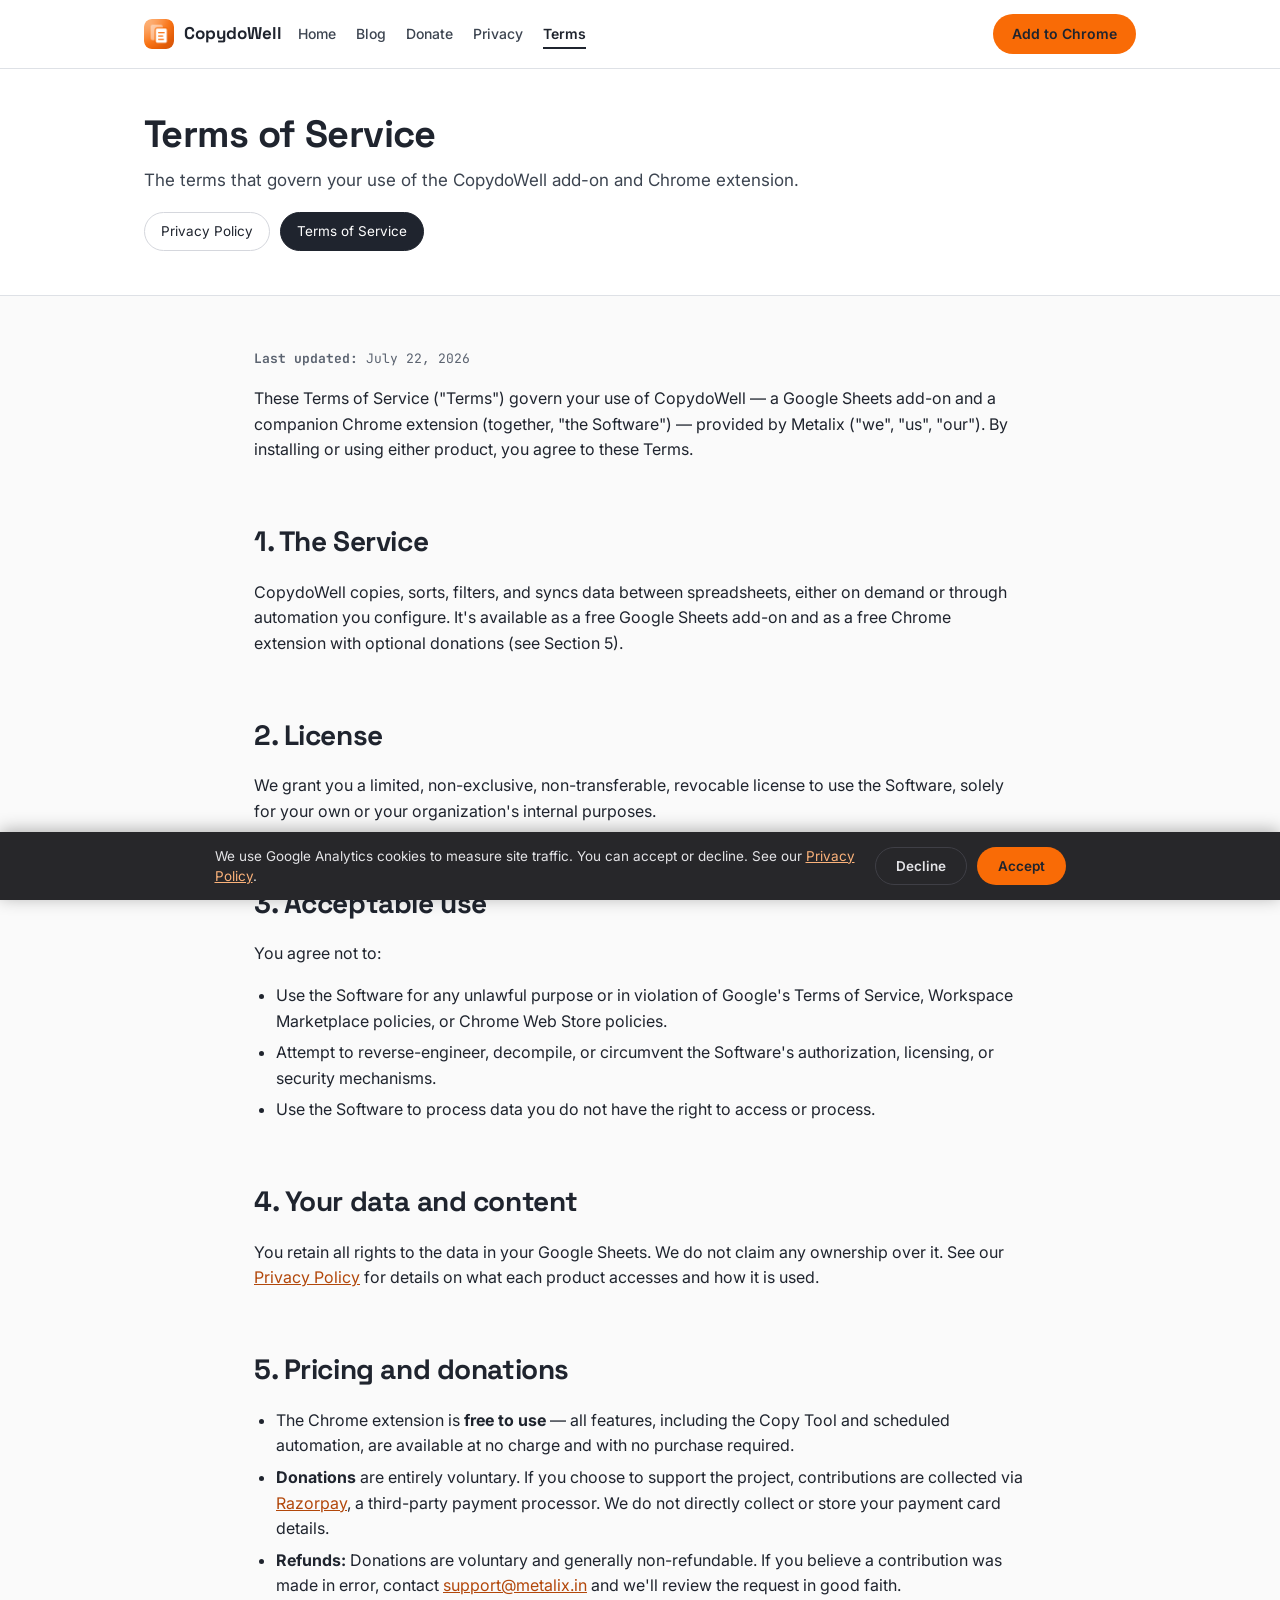
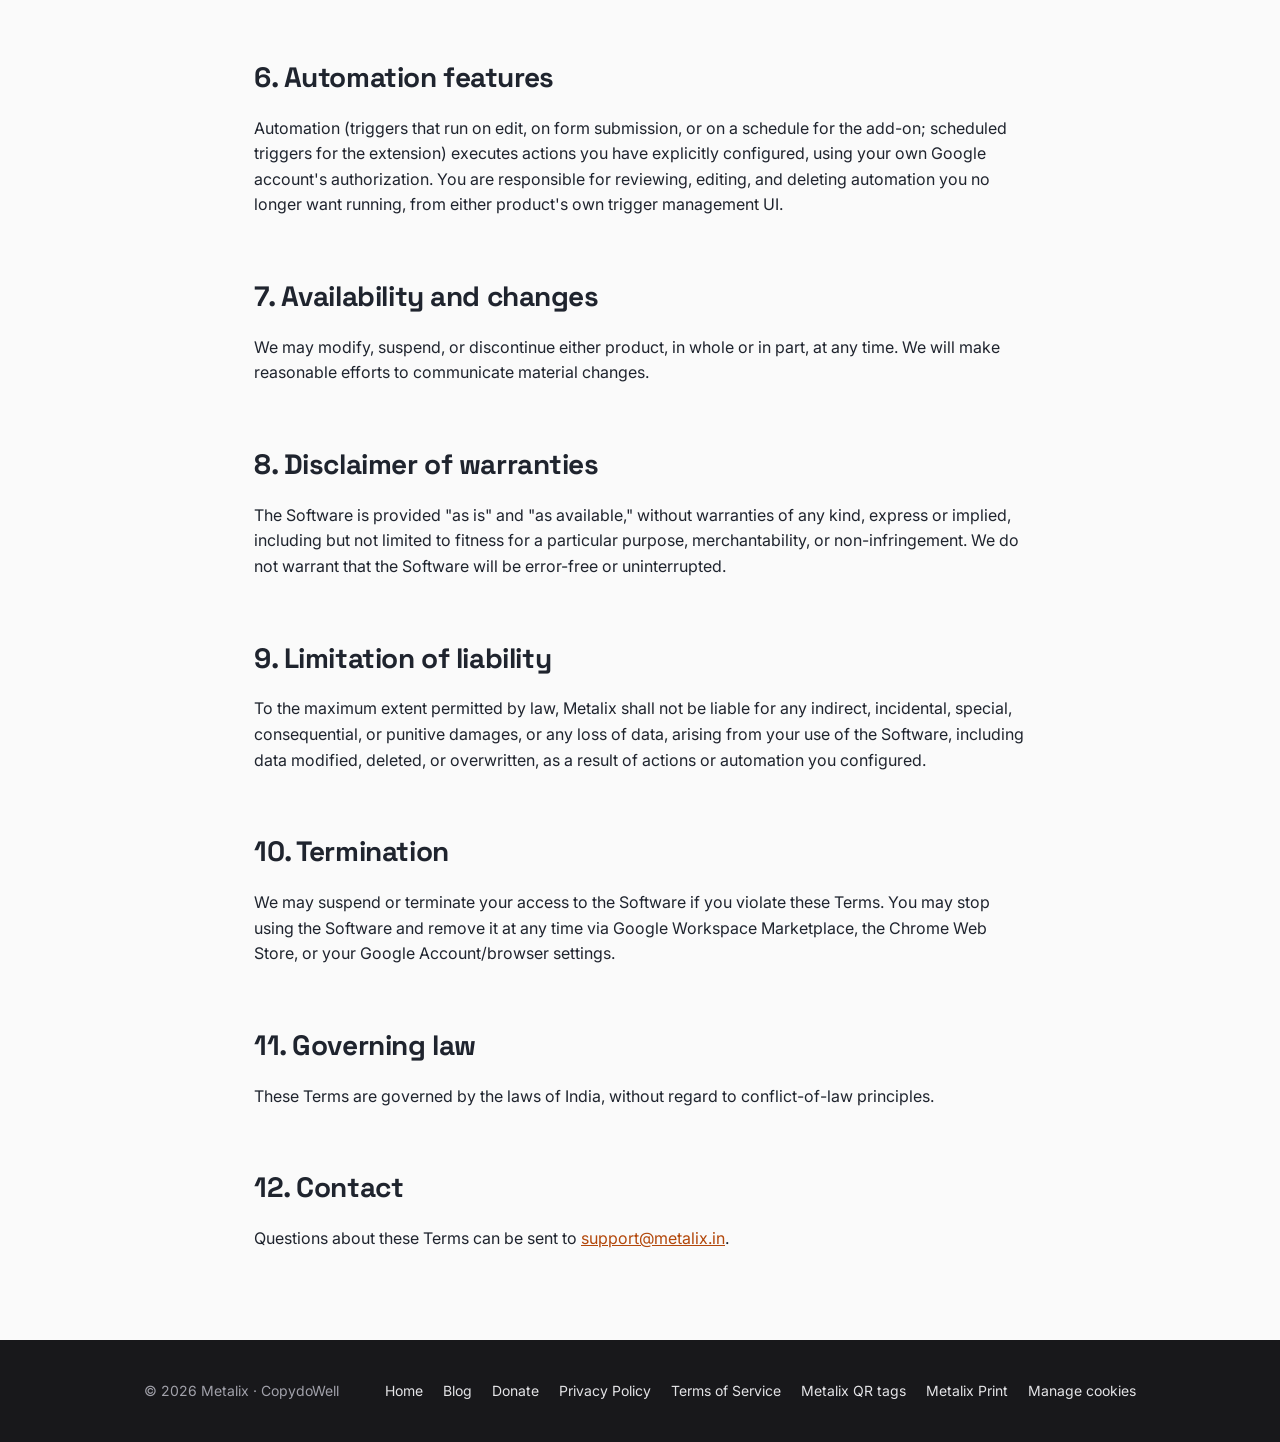
<file: terms.html>
<!DOCTYPE html>
<html lang="en">
<head>
<meta charset="utf-8">
<meta name="viewport" content="width=device-width, initial-scale=1">
<title>Terms of Service — CopydoWell</title>
<meta name="description" content="Terms of Service for CopydoWell, the Google Sheets add-on and Chrome extension by Metalix for copying, sorting, filtering, and syncing spreadsheet data.">
<link rel="canonical" href="https://copydowell.metalix.in/terms.html">
<meta property="og:type" content="website">
<meta property="og:title" content="Terms of Service — CopydoWell">
<meta property="og:description" content="Terms of Service for CopydoWell, the Google Sheets add-on and Chrome extension by Metalix for copying, sorting, filtering, and syncing spreadsheet data.">
<meta property="og:url" content="https://copydowell.metalix.in/terms.html">
<meta property="og:image" content="https://copydowell.metalix.in/images/marquee-1400x560.png">
<meta name="twitter:card" content="summary_large_image">
<link rel="preconnect" href="https://fonts.googleapis.com">
<link rel="preconnect" href="https://fonts.gstatic.com" crossorigin>
<link rel="stylesheet" href="https://fonts.googleapis.com/css2?family=Inter:wght@400;500;600;700&family=Space+Grotesk:wght@500;600;700&family=JetBrains+Mono:wght@400;500&display=swap">
<link rel="icon" type="image/png" href="/images/copydowell-mark.png">
<link rel="stylesheet" href="style.css">
<!-- Google Analytics (GA4) with Consent Mode v2 -->
<script async src="https://www.googletagmanager.com/gtag/js?id=G-570SE982X2"></script>
<script>
  window.dataLayer = window.dataLayer || [];
  function gtag(){dataLayer.push(arguments);}
  // Consent Mode v2 — analytics denied by default until the visitor accepts.
  gtag('consent', 'default', {
    ad_storage: 'denied',
    ad_user_data: 'denied',
    ad_personalization: 'denied',
    analytics_storage: 'denied',
    wait_for_update: 500
  });
  try {
    if (localStorage.getItem('cdw_consent') === 'granted') {
      gtag('consent', 'update', { analytics_storage: 'granted' });
    }
  } catch (e) {}
  gtag('js', new Date());
  gtag('config', 'G-570SE982X2');
</script>
</head>
<body>
<nav class="site-nav">
  <div class="wrap">
    <a class="brand" href="/"><img src="/images/copydowell-mark.png" alt="" width="30" height="30">CopydoWell</a>
    <div class="nav-links">
      <a href="/">Home</a>
      <a href="/blog/">Blog</a>
      <a href="/donate.html" data-ga-event="donate_click" data-ga-label="nav">Donate</a>
      <a href="/privacy.html">Privacy</a>
      <a href="/terms.html" aria-current="page">Terms</a>
    </div>
    <a class="cta sm" href="https://chromewebstore.google.com/detail/copydowell-%e2%80%94-copy-google/fgkggcanaogpklaloeeofbmgglbmghhf" target="_blank" rel="noopener" data-ga-event="add_to_chrome" data-ga-label="nav">Add to Chrome</a>
  </div>
</nav>

<header>
  <div class="wrap">
    <h1>Terms of Service</h1>
    <p>The terms that govern your use of the CopydoWell add-on and Chrome extension.</p>
    <div class="legal-tabs">
      <a href="/privacy.html">Privacy Policy</a>
      <a href="/terms.html" aria-current="page">Terms of Service</a>
    </div>
  </div>
</header>
<main class="prose">
  <p class="updated"><strong>Last updated:</strong> July 22, 2026</p>

  <p>These Terms of Service ("Terms") govern your use of CopydoWell — a Google Sheets add-on and a companion Chrome extension (together, "the Software") — provided by Metalix ("we", "us", "our"). By installing or using either product, you agree to these Terms.</p>

  <h2>1. The Service</h2>
  <p>CopydoWell copies, sorts, filters, and syncs data between spreadsheets, either on demand or through automation you configure. It's available as a free Google Sheets add-on and as a free Chrome extension with optional donations (see Section 5).</p>

  <h2>2. License</h2>
  <p>We grant you a limited, non-exclusive, non-transferable, revocable license to use the Software, solely for your own or your organization's internal purposes.</p>

  <h2>3. Acceptable use</h2>
  <p>You agree not to:</p>
  <ul>
    <li>Use the Software for any unlawful purpose or in violation of Google's Terms of Service, Workspace Marketplace policies, or Chrome Web Store policies.</li>
    <li>Attempt to reverse-engineer, decompile, or circumvent the Software's authorization, licensing, or security mechanisms.</li>
    <li>Use the Software to process data you do not have the right to access or process.</li>
  </ul>

  <h2>4. Your data and content</h2>
  <p>You retain all rights to the data in your Google Sheets. We do not claim any ownership over it. See our <a href="privacy.html">Privacy Policy</a> for details on what each product accesses and how it is used.</p>

  <h2>5. Pricing and donations</h2>
  <ul>
    <li>The Chrome extension is <strong>free to use</strong> — all features, including the Copy Tool and scheduled automation, are available at no charge and with no purchase required.</li>
    <li><strong>Donations</strong> are entirely voluntary. If you choose to support the project, contributions are collected via <a href="https://rzp.io/rzp/leYMp5FZ" target="_blank" rel="noopener">Razorpay</a>, a third-party payment processor. We do not directly collect or store your payment card details.</li>
    <li><strong>Refunds:</strong> Donations are voluntary and generally non-refundable. If you believe a contribution was made in error, contact <a href="mailto:support@metalix.in">support@metalix.in</a> and we'll review the request in good faith.</li>
  </ul>

  <h2>6. Automation features</h2>
  <p>Automation (triggers that run on edit, on form submission, or on a schedule for the add-on; scheduled triggers for the extension) executes actions you have explicitly configured, using your own Google account's authorization. You are responsible for reviewing, editing, and deleting automation you no longer want running, from either product's own trigger management UI.</p>

  <h2>7. Availability and changes</h2>
  <p>We may modify, suspend, or discontinue either product, in whole or in part, at any time. We will make reasonable efforts to communicate material changes.</p>

  <h2>8. Disclaimer of warranties</h2>
  <p>The Software is provided "as is" and "as available," without warranties of any kind, express or implied, including but not limited to fitness for a particular purpose, merchantability, or non-infringement. We do not warrant that the Software will be error-free or uninterrupted.</p>

  <h2>9. Limitation of liability</h2>
  <p>To the maximum extent permitted by law, Metalix shall not be liable for any indirect, incidental, special, consequential, or punitive damages, or any loss of data, arising from your use of the Software, including data modified, deleted, or overwritten, as a result of actions or automation you configured.</p>

  <h2>10. Termination</h2>
  <p>We may suspend or terminate your access to the Software if you violate these Terms. You may stop using the Software and remove it at any time via Google Workspace Marketplace, the Chrome Web Store, or your Google Account/browser settings.</p>

  <h2>11. Governing law</h2>
  <p>These Terms are governed by the laws of India, without regard to conflict-of-law principles.</p>

  <h2>12. Contact</h2>
  <p>Questions about these Terms can be sent to <a href="mailto:support@metalix.in">support@metalix.in</a>.</p>
</main>

<footer>
  <div class="wrap">
    <p class="copy">&copy; 2026 Metalix &middot; CopydoWell</p>
    <nav aria-label="Footer">
      <a href="/">Home</a>
      <a href="/blog/">Blog</a>
      <a href="/donate.html">Donate</a>
      <a href="/privacy.html">Privacy Policy</a>
      <a href="/terms.html">Terms of Service</a>
      <a href="https://metalix.in/">Metalix QR tags</a>
      <a href="https://print.metalix.in/">Metalix Print</a>
      <a href="#" class="manage-cookies">Manage cookies</a>
    </nav>
  </div>
</footer>
<script src="consent.js"></script>
</body>
</html>
</file>
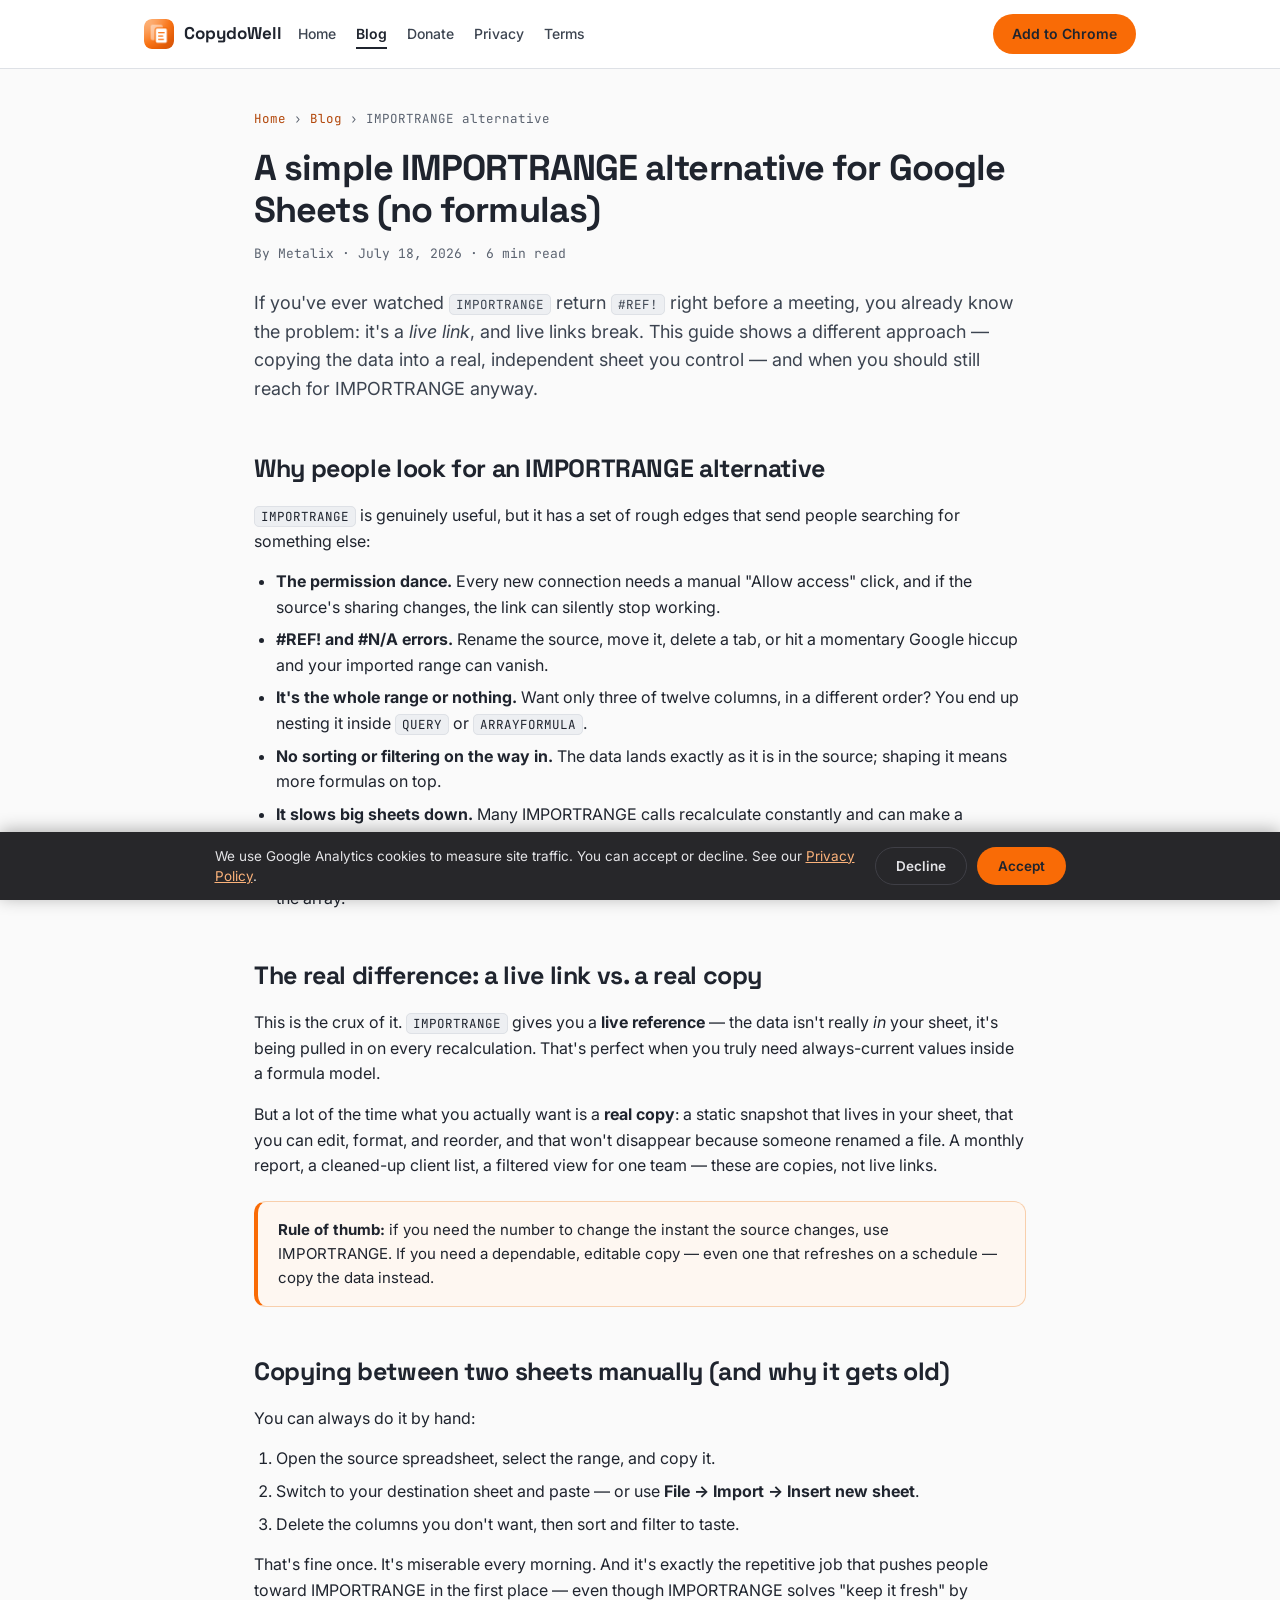
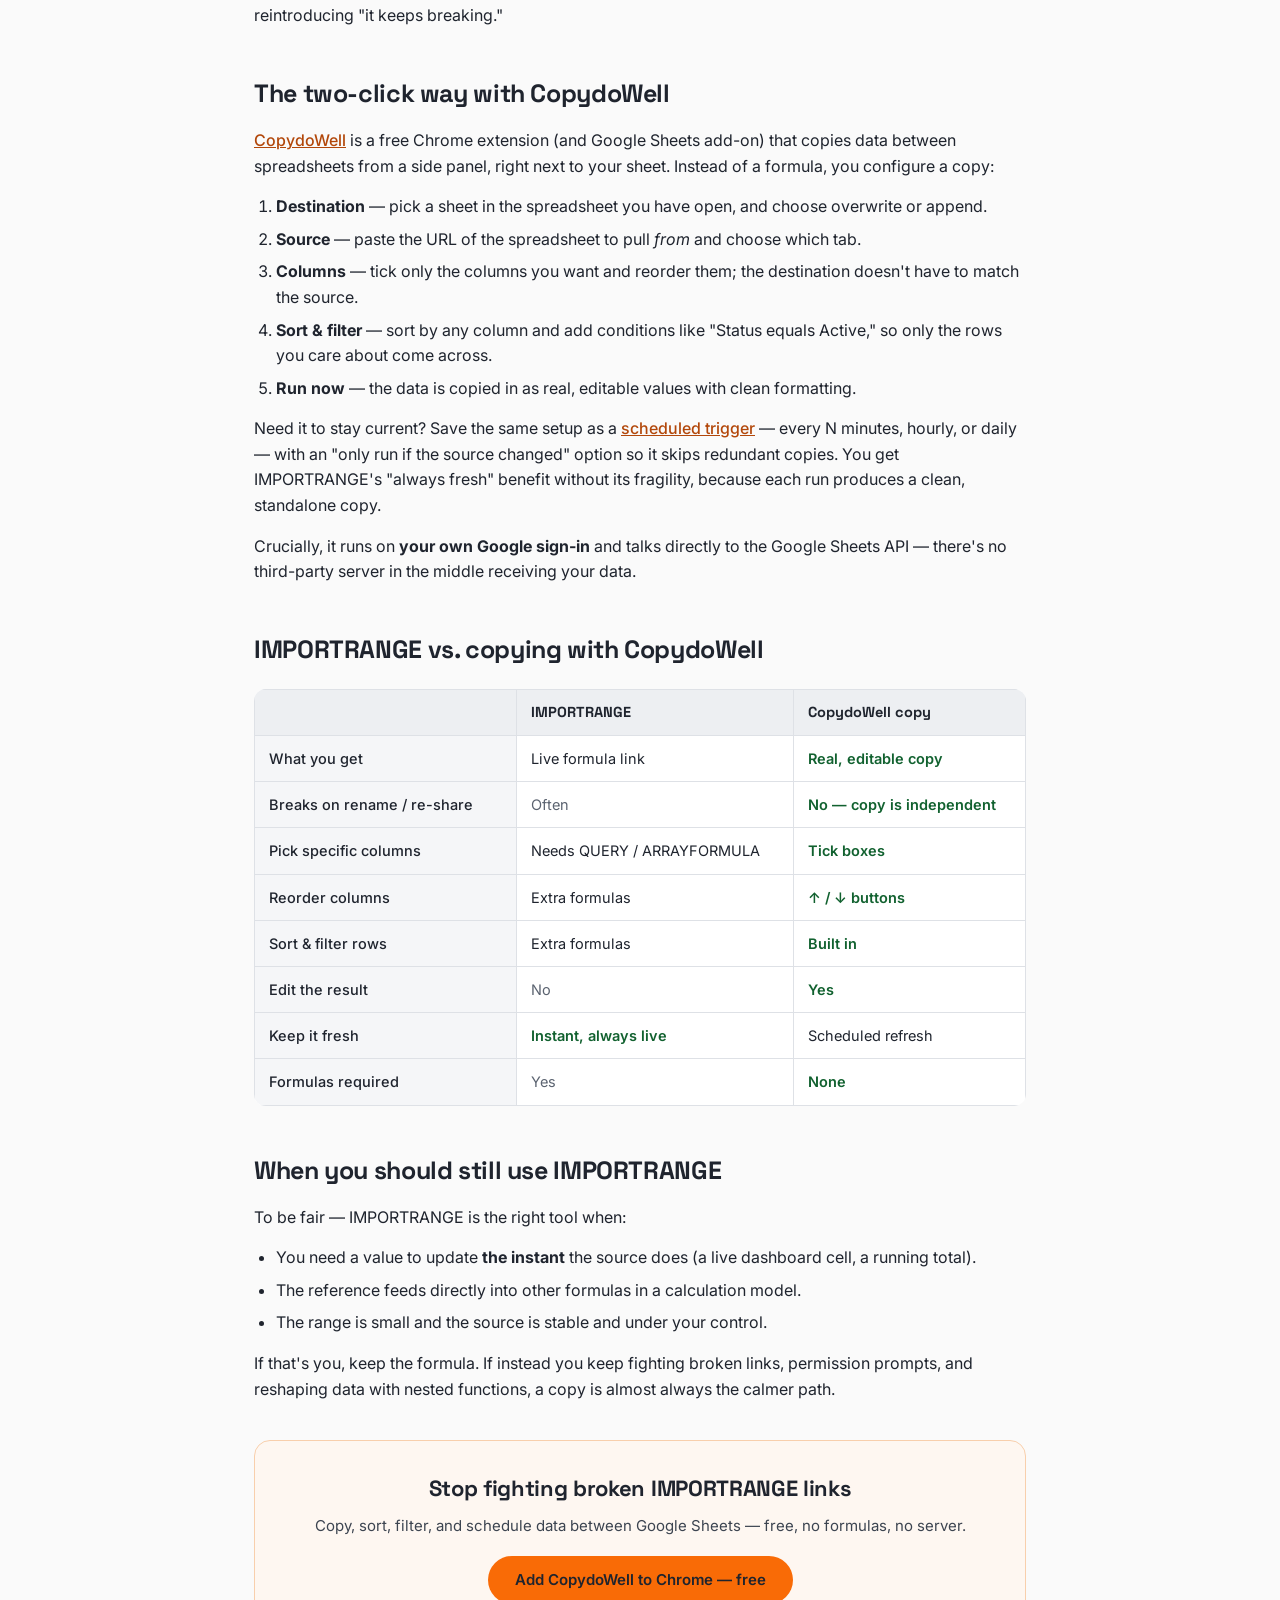
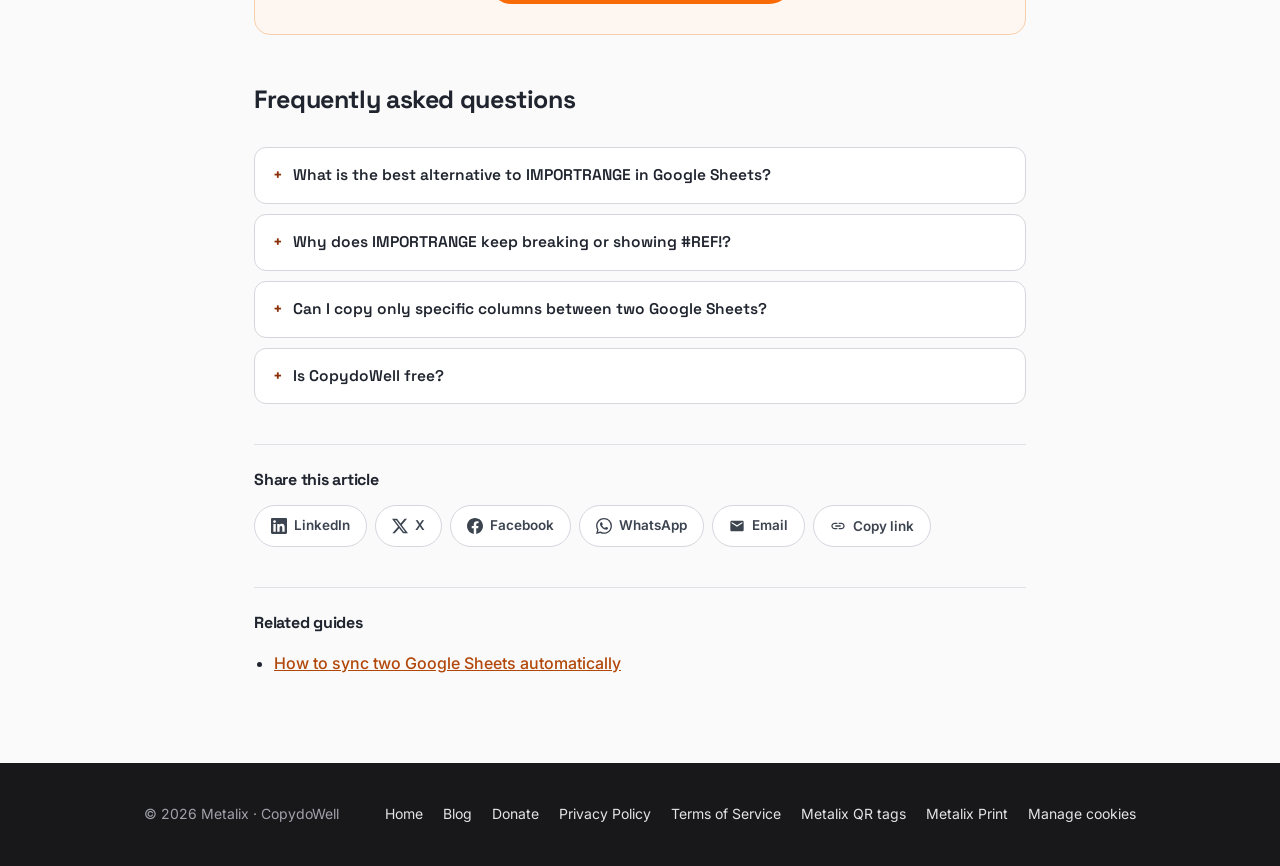
<file: blog/importrange-alternative-google-sheets.html>
<!DOCTYPE html>
<html lang="en">
<head>
<meta charset="utf-8">
<meta name="viewport" content="width=device-width, initial-scale=1">
<title>IMPORTRANGE Alternative for Google Sheets | CopydoWell</title>
<meta name="description" content="A simple IMPORTRANGE alternative for Google Sheets — pick columns, sort, filter, and schedule copies, without formulas or #REF! errors.">
<link rel="canonical" href="https://copydowell.metalix.in/blog/importrange-alternative-google-sheets.html">
<meta property="og:type" content="article">
<meta property="og:title" content="IMPORTRANGE Alternative for Google Sheets — Copy Data Without Formulas">
<meta property="og:description" content="A simple way to copy data between two Google Sheets without IMPORTRANGE — pick columns, sort, filter, and keep it in sync on a schedule.">
<meta property="og:url" content="https://copydowell.metalix.in/blog/importrange-alternative-google-sheets.html">
<meta property="og:image" content="https://copydowell.metalix.in/images/marquee-1400x560.png">
<meta name="twitter:card" content="summary_large_image">
<link rel="preconnect" href="https://fonts.googleapis.com">
<link rel="preconnect" href="https://fonts.gstatic.com" crossorigin>
<link rel="stylesheet" href="https://fonts.googleapis.com/css2?family=Inter:wght@400;500;600;700&family=Space+Grotesk:wght@500;600;700&family=JetBrains+Mono:wght@400;500&display=swap">
<link rel="icon" type="image/png" href="/images/copydowell-mark.png">
<link rel="stylesheet" href="/style.css">
<link rel="stylesheet" href="/blog/blog.css">
<!-- Google Analytics (GA4) with Consent Mode v2 -->
<script async src="https://www.googletagmanager.com/gtag/js?id=G-570SE982X2"></script>
<script>
  window.dataLayer = window.dataLayer || [];
  function gtag(){dataLayer.push(arguments);}
  gtag('consent', 'default', {
    ad_storage: 'denied', ad_user_data: 'denied', ad_personalization: 'denied',
    analytics_storage: 'denied', wait_for_update: 500
  });
  try { if (localStorage.getItem('cdw_consent') === 'granted') { gtag('consent', 'update', { analytics_storage: 'granted' }); } } catch (e) {}
  gtag('js', new Date());
  gtag('config', 'G-570SE982X2');
</script>
<script type="application/ld+json">
{
  "@context": "https://schema.org",
  "@type": "Article",
  "headline": "IMPORTRANGE Alternative for Google Sheets — Copy Data Without Formulas",
  "description": "A simple IMPORTRANGE alternative that copies data between Google Sheets — pick columns, sort, filter, and schedule it, no formulas needed.",
  "image": "https://copydowell.metalix.in/images/marquee-1400x560.png",
  "author": { "@type": "Organization", "name": "Metalix" },
  "publisher": {
    "@type": "Organization",
    "name": "CopydoWell",
    "logo": { "@type": "ImageObject", "url": "https://copydowell.metalix.in/images/marquee-1400x560.png" }
  },
  "datePublished": "2026-07-18",
  "dateModified": "2026-07-18",
  "mainEntityOfPage": { "@type": "WebPage", "@id": "https://copydowell.metalix.in/blog/importrange-alternative-google-sheets.html" }
}
</script>
<script type="application/ld+json">
{
  "@context": "https://schema.org",
  "@type": "BreadcrumbList",
  "itemListElement": [
    { "@type": "ListItem", "position": 1, "name": "Home", "item": "https://copydowell.metalix.in/" },
    { "@type": "ListItem", "position": 2, "name": "Blog", "item": "https://copydowell.metalix.in/blog/" },
    { "@type": "ListItem", "position": 3, "name": "IMPORTRANGE alternative", "item": "https://copydowell.metalix.in/blog/importrange-alternative-google-sheets.html" }
  ]
}
</script>
<script type="application/ld+json">
{
  "@context": "https://schema.org",
  "@type": "FAQPage",
  "mainEntity": [
    {
      "@type": "Question",
      "name": "What is the best alternative to IMPORTRANGE in Google Sheets?",
      "acceptedAnswer": { "@type": "Answer", "text": "If you want a real, independent copy of data instead of a live formula link, the simplest alternative is a copy tool like CopydoWell. It pulls data from a source spreadsheet into your current one, lets you pick columns, sort, and filter, and can run on a schedule to stay fresh — without any IMPORTRANGE formula or the permission prompts and #REF! errors that come with it." }
    },
    {
      "@type": "Question",
      "name": "Why does IMPORTRANGE keep breaking or showing #REF!?",
      "acceptedAnswer": { "@type": "Answer", "text": "IMPORTRANGE is a live link between two files. It shows #REF! until access is granted, and it can break when the source is renamed, moved, its sharing changes, rows or columns are inserted, or the source is temporarily unavailable. Because the value is recalculated rather than stored, anything that interrupts the connection removes the data." }
    },
    {
      "@type": "Question",
      "name": "Can I copy only specific columns between two Google Sheets?",
      "acceptedAnswer": { "@type": "Answer", "text": "IMPORTRANGE pulls a whole range as-is, so trimming to specific columns usually means wrapping it in QUERY or ARRAYFORMULA. With CopydoWell you tick the columns you want, set their order, and optionally sort and filter the rows — no formula required." }
    },
    {
      "@type": "Question",
      "name": "Is CopydoWell free?",
      "acceptedAnswer": { "@type": "Answer", "text": "Yes. The CopydoWell Chrome extension is free, including copying, sorting, filtering, and scheduled syncs. It runs on your own Google sign-in and sends nothing to any outside server." }
    }
  ]
}
</script>
</head>
<body>
<nav class="site-nav">
  <div class="wrap">
    <a class="brand" href="/"><img src="/images/copydowell-mark.png" alt="" width="30" height="30">CopydoWell</a>
    <div class="nav-links">
      <a href="/">Home</a>
      <a href="/blog/" aria-current="page">Blog</a>
      <a href="/donate.html" data-ga-event="donate_click" data-ga-label="nav">Donate</a>
      <a href="/privacy.html">Privacy</a>
      <a href="/terms.html">Terms</a>
    </div>
    <a class="cta sm" href="https://chromewebstore.google.com/detail/copydowell-%e2%80%94-copy-google/fgkggcanaogpklaloeeofbmgglbmghhf" target="_blank" rel="noopener" data-ga-event="add_to_chrome" data-ga-label="nav">Add to Chrome</a>
  </div>
</nav>

<main>
  <nav class="breadcrumb" aria-label="Breadcrumb">
    <a href="/">Home</a> › <a href="/blog/">Blog</a> › IMPORTRANGE alternative
  </nav>

  <article>
    <h1>A simple IMPORTRANGE alternative for Google Sheets (no formulas)</h1>
    <p class="post-meta">By Metalix · July 18, 2026 · 6 min read</p>

    <p class="lead">If you've ever watched <code>IMPORTRANGE</code> return <code>#REF!</code> right before a meeting, you already know the problem: it's a <em>live link</em>, and live links break. This guide shows a different approach — copying the data into a real, independent sheet you control — and when you should still reach for IMPORTRANGE anyway.</p>

    <h2>Why people look for an IMPORTRANGE alternative</h2>
    <p><code>IMPORTRANGE</code> is genuinely useful, but it has a set of rough edges that send people searching for something else:</p>
    <ul>
      <li><strong>The permission dance.</strong> Every new connection needs a manual "Allow access" click, and if the source's sharing changes, the link can silently stop working.</li>
      <li><strong>#REF! and #N/A errors.</strong> Rename the source, move it, delete a tab, or hit a momentary Google hiccup and your imported range can vanish.</li>
      <li><strong>It's the whole range or nothing.</strong> Want only three of twelve columns, in a different order? You end up nesting it inside <code>QUERY</code> or <code>ARRAYFORMULA</code>.</li>
      <li><strong>No sorting or filtering on the way in.</strong> The data lands exactly as it is in the source; shaping it means more formulas on top.</li>
      <li><strong>It slows big sheets down.</strong> Many IMPORTRANGE calls recalculate constantly and can make a workbook sluggish.</li>
      <li><strong>You can't edit the result.</strong> It's a formula output, so you can't touch a single cell of it without breaking the array.</li>
    </ul>

    <h2>The real difference: a live link vs. a real copy</h2>
    <p>This is the crux of it. <code>IMPORTRANGE</code> gives you a <strong>live reference</strong> — the data isn't really <em>in</em> your sheet, it's being pulled in on every recalculation. That's perfect when you truly need always-current values inside a formula model.</p>
    <p>But a lot of the time what you actually want is a <strong>real copy</strong>: a static snapshot that lives in your sheet, that you can edit, format, and reorder, and that won't disappear because someone renamed a file. A monthly report, a cleaned-up client list, a filtered view for one team — these are copies, not live links.</p>

    <div class="callout">
      <p><strong>Rule of thumb:</strong> if you need the number to change the instant the source changes, use IMPORTRANGE. If you need a dependable, editable copy — even one that refreshes on a schedule — copy the data instead.</p>
    </div>

    <h2>Copying between two sheets manually (and why it gets old)</h2>
    <p>You can always do it by hand:</p>
    <ol>
      <li>Open the source spreadsheet, select the range, and copy it.</li>
      <li>Switch to your destination sheet and paste — or use <strong>File → Import → Insert new sheet</strong>.</li>
      <li>Delete the columns you don't want, then sort and filter to taste.</li>
    </ol>
    <p>That's fine once. It's miserable every morning. And it's exactly the repetitive job that pushes people toward IMPORTRANGE in the first place — even though IMPORTRANGE solves "keep it fresh" by reintroducing "it keeps breaking."</p>

    <h2>The two-click way with CopydoWell</h2>
    <p><a href="/">CopydoWell</a> is a free Chrome extension (and Google Sheets add-on) that copies data between spreadsheets from a side panel, right next to your sheet. Instead of a formula, you configure a copy:</p>
    <ol>
      <li><strong>Destination</strong> — pick a sheet in the spreadsheet you have open, and choose overwrite or append.</li>
      <li><strong>Source</strong> — paste the URL of the spreadsheet to pull <em>from</em> and choose which tab.</li>
      <li><strong>Columns</strong> — tick only the columns you want and reorder them; the destination doesn't have to match the source.</li>
      <li><strong>Sort &amp; filter</strong> — sort by any column and add conditions like "Status equals Active," so only the rows you care about come across.</li>
      <li><strong>Run now</strong> — the data is copied in as real, editable values with clean formatting.</li>
    </ol>
    <p>Need it to stay current? Save the same setup as a <a href="/blog/sync-two-google-sheets-automatically.html">scheduled trigger</a> — every N minutes, hourly, or daily — with an "only run if the source changed" option so it skips redundant copies. You get IMPORTRANGE's "always fresh" benefit without its fragility, because each run produces a clean, standalone copy.</p>
    <p>Crucially, it runs on <strong>your own Google sign-in</strong> and talks directly to the Google Sheets API — there's no third-party server in the middle receiving your data.</p>

    <h2>IMPORTRANGE vs. copying with CopydoWell</h2>
    <div class="table-wrap">
      <table class="cmp">
        <thead>
          <tr><th>&nbsp;</th><th>IMPORTRANGE</th><th>CopydoWell copy</th></tr>
        </thead>
        <tbody>
          <tr><th>What you get</th><td>Live formula link</td><td class="yes">Real, editable copy</td></tr>
          <tr><th>Breaks on rename / re-share</th><td class="no">Often</td><td class="yes">No — copy is independent</td></tr>
          <tr><th>Pick specific columns</th><td>Needs QUERY / ARRAYFORMULA</td><td class="yes">Tick boxes</td></tr>
          <tr><th>Reorder columns</th><td>Extra formulas</td><td class="yes">↑ / ↓ buttons</td></tr>
          <tr><th>Sort &amp; filter rows</th><td>Extra formulas</td><td class="yes">Built in</td></tr>
          <tr><th>Edit the result</th><td class="no">No</td><td class="yes">Yes</td></tr>
          <tr><th>Keep it fresh</th><td class="yes">Instant, always live</td><td>Scheduled refresh</td></tr>
          <tr><th>Formulas required</th><td class="no">Yes</td><td class="yes">None</td></tr>
        </tbody>
      </table>
    </div>

    <h2>When you should still use IMPORTRANGE</h2>
    <p>To be fair — IMPORTRANGE is the right tool when:</p>
    <ul>
      <li>You need a value to update <strong>the instant</strong> the source does (a live dashboard cell, a running total).</li>
      <li>The reference feeds directly into other formulas in a calculation model.</li>
      <li>The range is small and the source is stable and under your control.</li>
    </ul>
    <p>If that's you, keep the formula. If instead you keep fighting broken links, permission prompts, and reshaping data with nested functions, a copy is almost always the calmer path.</p>

    <div class="cta-box">
      <h3>Stop fighting broken IMPORTRANGE links</h3>
      <p>Copy, sort, filter, and schedule data between Google Sheets — free, no formulas, no server.</p>
      <a class="cta" href="https://chromewebstore.google.com/detail/copydowell-%e2%80%94-copy-google/fgkggcanaogpklaloeeofbmgglbmghhf" target="_blank" rel="noopener" data-ga-event="add_to_chrome" data-ga-label="importrange_post">Add CopydoWell to Chrome — free</a>
    </div>

    <h2>Frequently asked questions</h2>
    <div class="faq">
      <details>
        <summary>What is the best alternative to IMPORTRANGE in Google Sheets?</summary>
        <p>If you want a real, independent copy instead of a live formula link, a copy tool like CopydoWell is the simplest option. It pulls data from a source spreadsheet into your current one, lets you pick columns, sort, and filter, and can run on a schedule — without any IMPORTRANGE formula or the permission prompts and #REF! errors that come with it.</p>
      </details>
      <details>
        <summary>Why does IMPORTRANGE keep breaking or showing #REF!?</summary>
        <p>IMPORTRANGE is a live link between two files. It shows #REF! until access is granted, and it can break when the source is renamed, moved, its sharing changes, rows or columns are inserted, or the source is briefly unavailable. Because the value is recalculated rather than stored, anything that interrupts the connection removes the data.</p>
      </details>
      <details>
        <summary>Can I copy only specific columns between two Google Sheets?</summary>
        <p>IMPORTRANGE pulls a whole range as-is, so trimming to specific columns usually means wrapping it in QUERY or ARRAYFORMULA. With CopydoWell you tick the columns you want, set their order, and optionally sort and filter the rows — no formula required.</p>
      </details>
      <details>
        <summary>Is CopydoWell free?</summary>
        <p>Yes. The CopydoWell Chrome extension is free, including copying, sorting, filtering, and scheduled syncs. It runs on your own Google sign-in and sends nothing to any outside server.</p>
      </details>
    </div>

    <div class="share">
      <h2>Share this article</h2>
      <div class="share-buttons">
        <a href="https://www.linkedin.com/sharing/share-offsite/?url=https%3A%2F%2Fcopydowell.metalix.in%2Fblog%2Fimportrange-alternative-google-sheets.html" target="_blank" rel="noopener" data-ga-event="share" data-ga-label="linkedin"><svg viewBox="0 0 24 24" aria-hidden="true"><path d="M20.447 20.452h-3.554v-5.569c0-1.328-.027-3.037-1.852-3.037-1.853 0-2.136 1.445-2.136 2.939v5.667H9.351V9h3.414v1.561h.046c.477-.9 1.637-1.85 3.37-1.85 3.601 0 4.267 2.37 4.267 5.455v6.286zM5.337 7.433c-1.144 0-2.063-.926-2.063-2.065 0-1.138.92-2.063 2.063-2.063 1.14 0 2.064.925 2.064 2.063 0 1.139-.925 2.065-2.064 2.065zm1.782 13.019H3.555V9h3.564v11.452zM22.225 0H1.771C.792 0 0 .774 0 1.729v20.542C0 23.227.792 24 1.771 24h20.451C23.2 24 24 23.227 24 22.271V1.729C24 .774 23.2 0 22.222 0h.003z"/></svg>LinkedIn</a>
        <a href="https://twitter.com/intent/tweet?text=A%20simple%20IMPORTRANGE%20alternative%20for%20Google%20Sheets%20%28no%20formulas%29&amp;url=https%3A%2F%2Fcopydowell.metalix.in%2Fblog%2Fimportrange-alternative-google-sheets.html" target="_blank" rel="noopener" data-ga-event="share" data-ga-label="x"><svg viewBox="0 0 24 24" aria-hidden="true"><path d="M18.901 1.153h3.68l-8.04 9.19L24 22.846h-7.406l-5.8-7.584-6.638 7.584H.474l8.6-9.83L0 1.154h7.594l5.243 6.932ZM17.61 20.644h2.039L6.486 3.24H4.298Z"/></svg>X</a>
        <a href="https://www.facebook.com/sharer/sharer.php?u=https%3A%2F%2Fcopydowell.metalix.in%2Fblog%2Fimportrange-alternative-google-sheets.html" target="_blank" rel="noopener" data-ga-event="share" data-ga-label="facebook"><svg viewBox="0 0 24 24" aria-hidden="true"><path d="M24 12.073c0-6.627-5.373-12-12-12s-12 5.373-12 12c0 5.99 4.388 10.954 10.125 11.854v-8.385H7.078v-3.47h3.047V9.43c0-3.007 1.792-4.669 4.533-4.669 1.312 0 2.686.235 2.686.235v2.953H15.83c-1.491 0-1.956.925-1.956 1.874v2.25h3.328l-.532 3.47h-2.796v8.385C19.612 23.027 24 18.062 24 12.073z"/></svg>Facebook</a>
        <a href="https://api.whatsapp.com/send?text=A%20simple%20IMPORTRANGE%20alternative%20for%20Google%20Sheets%20%28no%20formulas%29%20https%3A%2F%2Fcopydowell.metalix.in%2Fblog%2Fimportrange-alternative-google-sheets.html" target="_blank" rel="noopener" data-ga-event="share" data-ga-label="whatsapp"><svg viewBox="0 0 24 24" aria-hidden="true"><path d="M17.472 14.382c-.297-.149-1.758-.867-2.03-.967-.273-.099-.471-.148-.67.15-.197.297-.767.966-.94 1.164-.173.199-.347.223-.644.075-.297-.15-1.255-.463-2.39-1.475-.883-.788-1.48-1.761-1.653-2.059-.173-.297-.018-.458.13-.606.134-.133.298-.347.446-.52.149-.174.198-.298.298-.497.099-.198.05-.371-.025-.52-.075-.149-.669-1.612-.916-2.207-.242-.579-.487-.5-.669-.51-.173-.008-.371-.01-.57-.01-.198 0-.52.074-.792.372-.272.297-1.04 1.016-1.04 2.479 0 1.462 1.065 2.875 1.213 3.074.149.198 2.096 3.2 5.077 4.487.709.306 1.262.489 1.694.625.712.227 1.36.195 1.871.118.571-.085 1.758-.719 2.006-1.413.248-.694.248-1.289.173-1.413-.074-.124-.272-.198-.57-.347m-5.421 7.403h-.004a9.87 9.87 0 01-5.031-1.378l-.361-.214-3.741.982.998-3.648-.235-.374a9.86 9.86 0 01-1.51-5.26c.001-5.45 4.436-9.884 9.888-9.884 2.64 0 5.122 1.03 6.988 2.898a9.825 9.825 0 012.893 6.994c-.003 5.45-4.437 9.884-9.885 9.884m8.413-18.297A11.815 11.815 0 0012.05 0C5.495 0 .16 5.335.157 11.892c0 2.096.547 4.142 1.588 5.945L.057 24l6.305-1.654a11.882 11.882 0 005.683 1.448h.005c6.554 0 11.89-5.335 11.893-11.893a11.821 11.821 0 00-3.48-8.413Z"/></svg>WhatsApp</a>
        <a href="mailto:?subject=A%20simple%20IMPORTRANGE%20alternative%20for%20Google%20Sheets%20%28no%20formulas%29&amp;body=A%20simple%20IMPORTRANGE%20alternative%20for%20Google%20Sheets%20%28no%20formulas%29%0A%0Ahttps%3A%2F%2Fcopydowell.metalix.in%2Fblog%2Fimportrange-alternative-google-sheets.html" data-ga-event="share" data-ga-label="email"><svg viewBox="0 0 24 24" aria-hidden="true"><path d="M20 4H4c-1.1 0-2 .9-2 2v12c0 1.1.9 2 2 2h16c1.1 0 2-.9 2-2V6c0-1.1-.9-2-2-2zm0 4l-8 5-8-5V6l8 5 8-5v2z"/></svg>Email</a>
        <button type="button" class="share-copy" data-url="https://copydowell.metalix.in/blog/importrange-alternative-google-sheets.html" data-ga-event="share" data-ga-label="copy_link"><svg viewBox="0 0 24 24" aria-hidden="true"><path d="M3.9 12c0-1.71 1.39-3.1 3.1-3.1h4V7H7c-2.76 0-5 2.24-5 5s2.24 5 5 5h4v-1.9H7c-1.71 0-3.1-1.39-3.1-3.1zM8 13h8v-2H8v2zm9-6h-4v1.9h4c1.71 0 3.1 1.39 3.1 3.1s-1.39 3.1-3.1 3.1h-4V17h4c2.76 0 5-2.24 5-5s-2.24-5-5-5z"/></svg><span class="share-copy-label">Copy link</span></button>
      </div>
    </div>

    <div class="related">
      <h2>Related guides</h2>
      <ul>
        <li><a href="/blog/sync-two-google-sheets-automatically.html">How to sync two Google Sheets automatically</a></li>
      </ul>
    </div>
  </article>
</main>

<footer>
  <div class="wrap">
    <p class="copy">&copy; 2026 Metalix &middot; CopydoWell</p>
    <nav aria-label="Footer">
      <a href="/">Home</a>
      <a href="/blog/">Blog</a>
      <a href="/donate.html">Donate</a>
      <a href="/privacy.html">Privacy Policy</a>
      <a href="/terms.html">Terms of Service</a>
      <a href="https://metalix.in/">Metalix QR tags</a>
      <a href="https://print.metalix.in/">Metalix Print</a>
      <a href="#" class="manage-cookies">Manage cookies</a>
    </nav>
  </div>
</footer>
<script>
  document.addEventListener('click', function (e) {
    var el = e.target.closest('[data-ga-event]');
    if (!el || typeof gtag !== 'function') return;
    gtag('event', el.getAttribute('data-ga-event'), {
      cta_location: el.getAttribute('data-ga-label') || '',
      link_url: el.getAttribute('href') || ''
    });
  });
</script>
<script src="/blog/share.js"></script>
<script src="/consent.js"></script>
</body>
</html>
</file>
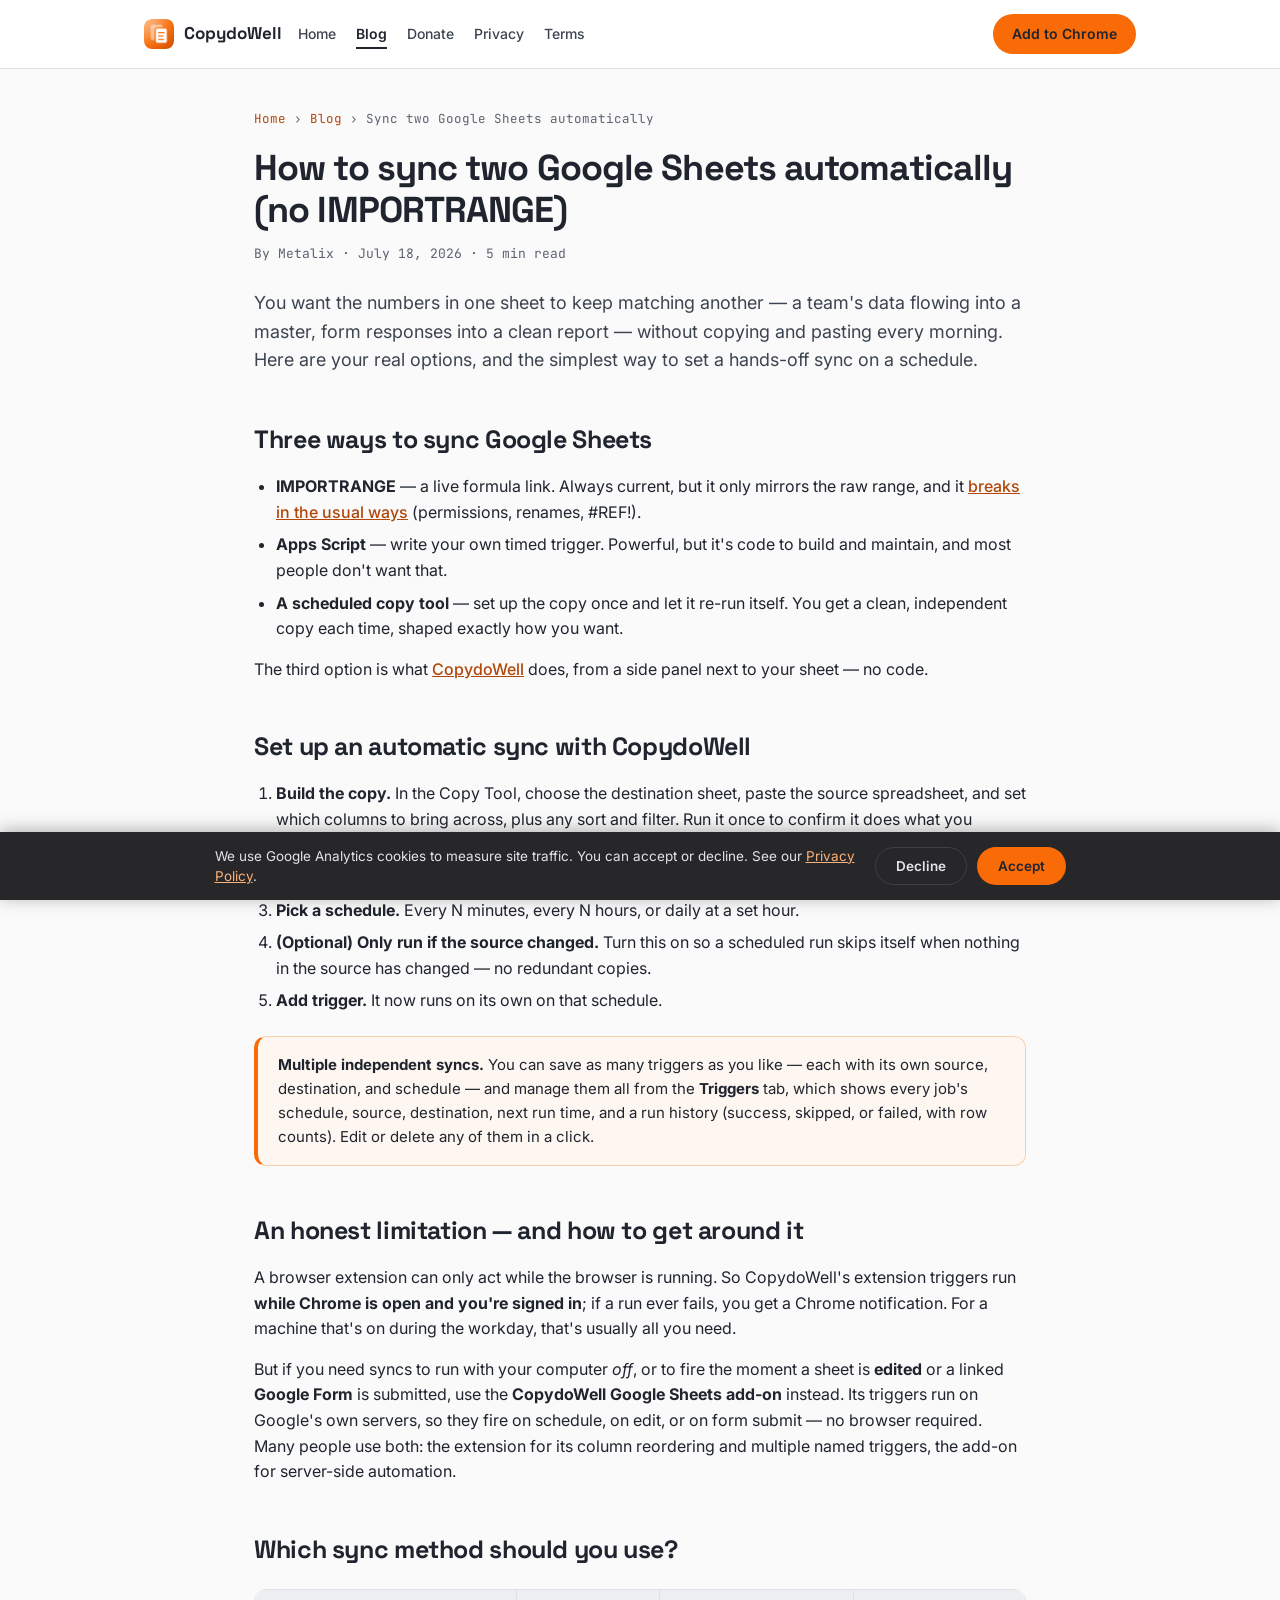
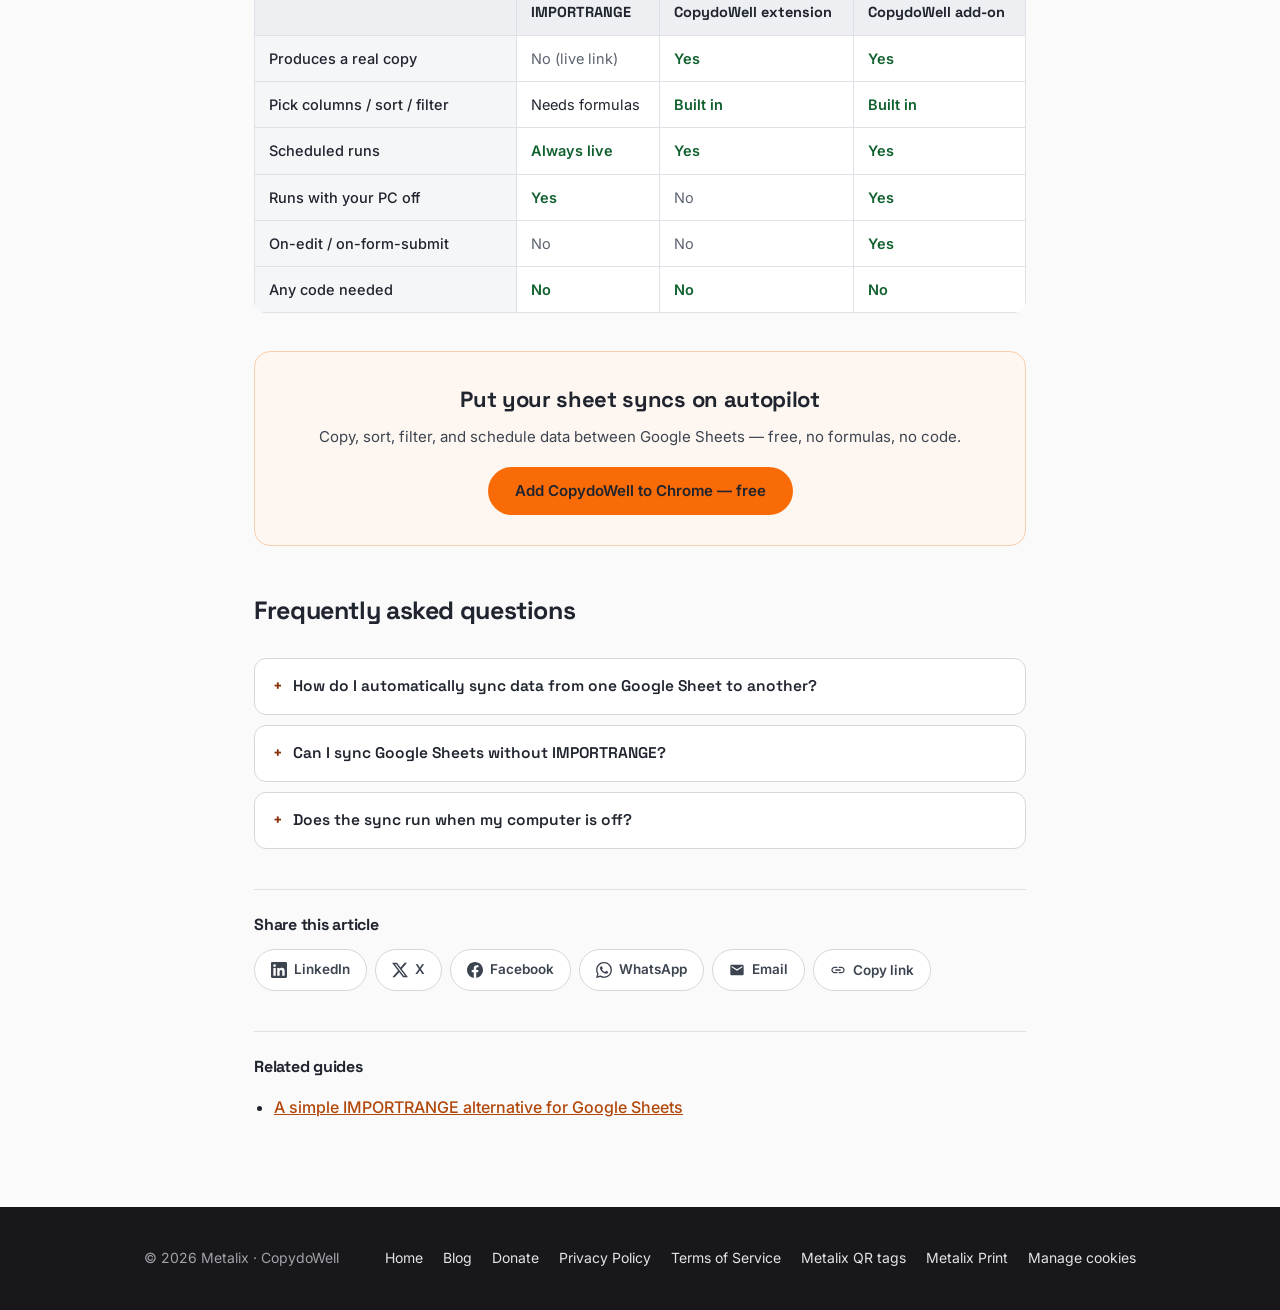
<file: blog/sync-two-google-sheets-automatically.html>
<!DOCTYPE html>
<html lang="en">
<head>
<meta charset="utf-8">
<meta name="viewport" content="width=device-width, initial-scale=1">
<title>Sync Two Google Sheets Automatically | CopydoWell</title>
<meta name="description" content="Keep one Google Sheet in sync with another automatically, on a schedule, without IMPORTRANGE or writing Apps Script — no formulas needed.">
<link rel="canonical" href="https://copydowell.metalix.in/blog/sync-two-google-sheets-automatically.html">
<meta property="og:type" content="article">
<meta property="og:title" content="How to Sync Two Google Sheets Automatically (No IMPORTRANGE)">
<meta property="og:description" content="Keep one Google Sheet in sync with another automatically, on a schedule — without IMPORTRANGE or Apps Script.">
<meta property="og:url" content="https://copydowell.metalix.in/blog/sync-two-google-sheets-automatically.html">
<meta property="og:image" content="https://copydowell.metalix.in/images/marquee-1400x560.png">
<meta name="twitter:card" content="summary_large_image">
<link rel="preconnect" href="https://fonts.googleapis.com">
<link rel="preconnect" href="https://fonts.gstatic.com" crossorigin>
<link rel="stylesheet" href="https://fonts.googleapis.com/css2?family=Inter:wght@400;500;600;700&family=Space+Grotesk:wght@500;600;700&family=JetBrains+Mono:wght@400;500&display=swap">
<link rel="icon" type="image/png" href="/images/copydowell-mark.png">
<link rel="stylesheet" href="/style.css">
<link rel="stylesheet" href="/blog/blog.css">
<!-- Google Analytics (GA4) with Consent Mode v2 -->
<script async src="https://www.googletagmanager.com/gtag/js?id=G-570SE982X2"></script>
<script>
  window.dataLayer = window.dataLayer || [];
  function gtag(){dataLayer.push(arguments);}
  gtag('consent', 'default', {
    ad_storage: 'denied', ad_user_data: 'denied', ad_personalization: 'denied',
    analytics_storage: 'denied', wait_for_update: 500
  });
  try { if (localStorage.getItem('cdw_consent') === 'granted') { gtag('consent', 'update', { analytics_storage: 'granted' }); } } catch (e) {}
  gtag('js', new Date());
  gtag('config', 'G-570SE982X2');
</script>
<script type="application/ld+json">
{
  "@context": "https://schema.org",
  "@type": "Article",
  "headline": "How to Sync Two Google Sheets Automatically (No IMPORTRANGE)",
  "description": "Keep one Google Sheet in sync with another automatically, on a schedule, without IMPORTRANGE or writing Apps Script.",
  "image": "https://copydowell.metalix.in/images/marquee-1400x560.png",
  "author": { "@type": "Organization", "name": "Metalix" },
  "publisher": {
    "@type": "Organization",
    "name": "CopydoWell",
    "logo": { "@type": "ImageObject", "url": "https://copydowell.metalix.in/images/marquee-1400x560.png" }
  },
  "datePublished": "2026-07-18",
  "dateModified": "2026-07-18",
  "mainEntityOfPage": { "@type": "WebPage", "@id": "https://copydowell.metalix.in/blog/sync-two-google-sheets-automatically.html" }
}
</script>
<script type="application/ld+json">
{
  "@context": "https://schema.org",
  "@type": "BreadcrumbList",
  "itemListElement": [
    { "@type": "ListItem", "position": 1, "name": "Home", "item": "https://copydowell.metalix.in/" },
    { "@type": "ListItem", "position": 2, "name": "Blog", "item": "https://copydowell.metalix.in/blog/" },
    { "@type": "ListItem", "position": 3, "name": "Sync two Google Sheets automatically", "item": "https://copydowell.metalix.in/blog/sync-two-google-sheets-automatically.html" }
  ]
}
</script>
<script type="application/ld+json">
{
  "@context": "https://schema.org",
  "@type": "FAQPage",
  "mainEntity": [
    {
      "@type": "Question",
      "name": "How do I automatically sync data from one Google Sheet to another?",
      "acceptedAnswer": { "@type": "Answer", "text": "Set up a copy in CopydoWell — choose the destination sheet, the source spreadsheet, and any columns, sort, and filter you want — then save it as a scheduled trigger that runs every few minutes, hourly, or daily. Each run copies fresh data automatically, with no IMPORTRANGE formula and no code." }
    },
    {
      "@type": "Question",
      "name": "Can I sync Google Sheets without IMPORTRANGE?",
      "acceptedAnswer": { "@type": "Answer", "text": "Yes. Instead of a live IMPORTRANGE formula, a scheduled copy tool like CopydoWell writes a real, independent copy of the data on a schedule. It won't break when the source is renamed or re-shared, and you can pick columns, sort, and filter along the way." }
    },
    {
      "@type": "Question",
      "name": "Does the sync run when my computer is off?",
      "acceptedAnswer": { "@type": "Answer", "text": "The CopydoWell Chrome extension's scheduled triggers run while Chrome is open and you're signed in. If you need syncs to run even with your machine off — or to fire the instant a sheet is edited or a form is submitted — use the CopydoWell Google Sheets add-on, whose triggers run on Google's servers." }
    }
  ]
}
</script>
</head>
<body>
<nav class="site-nav">
  <div class="wrap">
    <a class="brand" href="/"><img src="/images/copydowell-mark.png" alt="" width="30" height="30">CopydoWell</a>
    <div class="nav-links">
      <a href="/">Home</a>
      <a href="/blog/" aria-current="page">Blog</a>
      <a href="/donate.html" data-ga-event="donate_click" data-ga-label="nav">Donate</a>
      <a href="/privacy.html">Privacy</a>
      <a href="/terms.html">Terms</a>
    </div>
    <a class="cta sm" href="https://chromewebstore.google.com/detail/copydowell-%e2%80%94-copy-google/fgkggcanaogpklaloeeofbmgglbmghhf" target="_blank" rel="noopener" data-ga-event="add_to_chrome" data-ga-label="nav">Add to Chrome</a>
  </div>
</nav>

<main>
  <nav class="breadcrumb" aria-label="Breadcrumb">
    <a href="/">Home</a> › <a href="/blog/">Blog</a> › Sync two Google Sheets automatically
  </nav>

  <article>
    <h1>How to sync two Google Sheets automatically (no IMPORTRANGE)</h1>
    <p class="post-meta">By Metalix · July 18, 2026 · 5 min read</p>

    <p class="lead">You want the numbers in one sheet to keep matching another — a team's data flowing into a master, form responses into a clean report — without copying and pasting every morning. Here are your real options, and the simplest way to set a hands-off sync on a schedule.</p>

    <h2>Three ways to sync Google Sheets</h2>
    <ul>
      <li><strong>IMPORTRANGE</strong> — a live formula link. Always current, but it only mirrors the raw range, and it <a href="/blog/importrange-alternative-google-sheets.html">breaks in the usual ways</a> (permissions, renames, #REF!).</li>
      <li><strong>Apps Script</strong> — write your own timed trigger. Powerful, but it's code to build and maintain, and most people don't want that.</li>
      <li><strong>A scheduled copy tool</strong> — set up the copy once and let it re-run itself. You get a clean, independent copy each time, shaped exactly how you want.</li>
    </ul>
    <p>The third option is what <a href="/">CopydoWell</a> does, from a side panel next to your sheet — no code.</p>

    <h2>Set up an automatic sync with CopydoWell</h2>
    <ol>
      <li><strong>Build the copy.</strong> In the Copy Tool, choose the destination sheet, paste the source spreadsheet, and set which columns to bring across, plus any sort and filter. Run it once to confirm it does what you expect.</li>
      <li><strong>Name a trigger.</strong> In the Automation section, give it a clear name like "Daily sales sync."</li>
      <li><strong>Pick a schedule.</strong> Every N minutes, every N hours, or daily at a set hour.</li>
      <li><strong>(Optional) Only run if the source changed.</strong> Turn this on so a scheduled run skips itself when nothing in the source has changed — no redundant copies.</li>
      <li><strong>Add trigger.</strong> It now runs on its own on that schedule.</li>
    </ol>

    <div class="callout">
      <p><strong>Multiple independent syncs.</strong> You can save as many triggers as you like — each with its own source, destination, and schedule — and manage them all from the <strong>Triggers</strong> tab, which shows every job's schedule, source, destination, next run time, and a run history (success, skipped, or failed, with row counts). Edit or delete any of them in a click.</p>
    </div>

    <h2>An honest limitation — and how to get around it</h2>
    <p>A browser extension can only act while the browser is running. So CopydoWell's extension triggers run <strong>while Chrome is open and you're signed in</strong>; if a run ever fails, you get a Chrome notification. For a machine that's on during the workday, that's usually all you need.</p>
    <p>But if you need syncs to run with your computer <em>off</em>, or to fire the moment a sheet is <strong>edited</strong> or a linked <strong>Google Form</strong> is submitted, use the <strong>CopydoWell Google Sheets add-on</strong> instead. Its triggers run on Google's own servers, so they fire on schedule, on edit, or on form submit — no browser required. Many people use both: the extension for its column reordering and multiple named triggers, the add-on for server-side automation.</p>

    <h2>Which sync method should you use?</h2>
    <div class="table-wrap">
      <table class="cmp">
        <thead>
          <tr><th>&nbsp;</th><th>IMPORTRANGE</th><th>CopydoWell extension</th><th>CopydoWell add-on</th></tr>
        </thead>
        <tbody>
          <tr><th>Produces a real copy</th><td class="no">No (live link)</td><td class="yes">Yes</td><td class="yes">Yes</td></tr>
          <tr><th>Pick columns / sort / filter</th><td>Needs formulas</td><td class="yes">Built in</td><td class="yes">Built in</td></tr>
          <tr><th>Scheduled runs</th><td class="yes">Always live</td><td class="yes">Yes</td><td class="yes">Yes</td></tr>
          <tr><th>Runs with your PC off</th><td class="yes">Yes</td><td class="no">No</td><td class="yes">Yes</td></tr>
          <tr><th>On-edit / on-form-submit</th><td class="no">No</td><td class="no">No</td><td class="yes">Yes</td></tr>
          <tr><th>Any code needed</th><td class="yes">No</td><td class="yes">No</td><td class="yes">No</td></tr>
        </tbody>
      </table>
    </div>

    <div class="cta-box">
      <h3>Put your sheet syncs on autopilot</h3>
      <p>Copy, sort, filter, and schedule data between Google Sheets — free, no formulas, no code.</p>
      <a class="cta" href="https://chromewebstore.google.com/detail/copydowell-%e2%80%94-copy-google/fgkggcanaogpklaloeeofbmgglbmghhf" target="_blank" rel="noopener" data-ga-event="add_to_chrome" data-ga-label="sync_post">Add CopydoWell to Chrome — free</a>
    </div>

    <h2>Frequently asked questions</h2>
    <div class="faq">
      <details>
        <summary>How do I automatically sync data from one Google Sheet to another?</summary>
        <p>Set up a copy in CopydoWell — choose the destination sheet, the source spreadsheet, and any columns, sort, and filter you want — then save it as a scheduled trigger that runs every few minutes, hourly, or daily. Each run copies fresh data automatically, with no IMPORTRANGE formula and no code.</p>
      </details>
      <details>
        <summary>Can I sync Google Sheets without IMPORTRANGE?</summary>
        <p>Yes. Instead of a live IMPORTRANGE formula, a scheduled copy tool like CopydoWell writes a real, independent copy of the data on a schedule. It won't break when the source is renamed or re-shared, and you can pick columns, sort, and filter along the way.</p>
      </details>
      <details>
        <summary>Does the sync run when my computer is off?</summary>
        <p>The CopydoWell Chrome extension's scheduled triggers run while Chrome is open and you're signed in. If you need syncs to run even with your machine off — or to fire the instant a sheet is edited or a form is submitted — use the CopydoWell Google Sheets add-on, whose triggers run on Google's servers.</p>
      </details>
    </div>

    <div class="share">
      <h2>Share this article</h2>
      <div class="share-buttons">
        <a href="https://www.linkedin.com/sharing/share-offsite/?url=https%3A%2F%2Fcopydowell.metalix.in%2Fblog%2Fsync-two-google-sheets-automatically.html" target="_blank" rel="noopener" data-ga-event="share" data-ga-label="linkedin"><svg viewBox="0 0 24 24" aria-hidden="true"><path d="M20.447 20.452h-3.554v-5.569c0-1.328-.027-3.037-1.852-3.037-1.853 0-2.136 1.445-2.136 2.939v5.667H9.351V9h3.414v1.561h.046c.477-.9 1.637-1.85 3.37-1.85 3.601 0 4.267 2.37 4.267 5.455v6.286zM5.337 7.433c-1.144 0-2.063-.926-2.063-2.065 0-1.138.92-2.063 2.063-2.063 1.14 0 2.064.925 2.064 2.063 0 1.139-.925 2.065-2.064 2.065zm1.782 13.019H3.555V9h3.564v11.452zM22.225 0H1.771C.792 0 0 .774 0 1.729v20.542C0 23.227.792 24 1.771 24h20.451C23.2 24 24 23.227 24 22.271V1.729C24 .774 23.2 0 22.222 0h.003z"/></svg>LinkedIn</a>
        <a href="https://twitter.com/intent/tweet?text=How%20to%20sync%20two%20Google%20Sheets%20automatically%20%28no%20IMPORTRANGE%29&amp;url=https%3A%2F%2Fcopydowell.metalix.in%2Fblog%2Fsync-two-google-sheets-automatically.html" target="_blank" rel="noopener" data-ga-event="share" data-ga-label="x"><svg viewBox="0 0 24 24" aria-hidden="true"><path d="M18.901 1.153h3.68l-8.04 9.19L24 22.846h-7.406l-5.8-7.584-6.638 7.584H.474l8.6-9.83L0 1.154h7.594l5.243 6.932ZM17.61 20.644h2.039L6.486 3.24H4.298Z"/></svg>X</a>
        <a href="https://www.facebook.com/sharer/sharer.php?u=https%3A%2F%2Fcopydowell.metalix.in%2Fblog%2Fsync-two-google-sheets-automatically.html" target="_blank" rel="noopener" data-ga-event="share" data-ga-label="facebook"><svg viewBox="0 0 24 24" aria-hidden="true"><path d="M24 12.073c0-6.627-5.373-12-12-12s-12 5.373-12 12c0 5.99 4.388 10.954 10.125 11.854v-8.385H7.078v-3.47h3.047V9.43c0-3.007 1.792-4.669 4.533-4.669 1.312 0 2.686.235 2.686.235v2.953H15.83c-1.491 0-1.956.925-1.956 1.874v2.25h3.328l-.532 3.47h-2.796v8.385C19.612 23.027 24 18.062 24 12.073z"/></svg>Facebook</a>
        <a href="https://api.whatsapp.com/send?text=How%20to%20sync%20two%20Google%20Sheets%20automatically%20%28no%20IMPORTRANGE%29%20https%3A%2F%2Fcopydowell.metalix.in%2Fblog%2Fsync-two-google-sheets-automatically.html" target="_blank" rel="noopener" data-ga-event="share" data-ga-label="whatsapp"><svg viewBox="0 0 24 24" aria-hidden="true"><path d="M17.472 14.382c-.297-.149-1.758-.867-2.03-.967-.273-.099-.471-.148-.67.15-.197.297-.767.966-.94 1.164-.173.199-.347.223-.644.075-.297-.15-1.255-.463-2.39-1.475-.883-.788-1.48-1.761-1.653-2.059-.173-.297-.018-.458.13-.606.134-.133.298-.347.446-.52.149-.174.198-.298.298-.497.099-.198.05-.371-.025-.52-.075-.149-.669-1.612-.916-2.207-.242-.579-.487-.5-.669-.51-.173-.008-.371-.01-.57-.01-.198 0-.52.074-.792.372-.272.297-1.04 1.016-1.04 2.479 0 1.462 1.065 2.875 1.213 3.074.149.198 2.096 3.2 5.077 4.487.709.306 1.262.489 1.694.625.712.227 1.36.195 1.871.118.571-.085 1.758-.719 2.006-1.413.248-.694.248-1.289.173-1.413-.074-.124-.272-.198-.57-.347m-5.421 7.403h-.004a9.87 9.87 0 01-5.031-1.378l-.361-.214-3.741.982.998-3.648-.235-.374a9.86 9.86 0 01-1.51-5.26c.001-5.45 4.436-9.884 9.888-9.884 2.64 0 5.122 1.03 6.988 2.898a9.825 9.825 0 012.893 6.994c-.003 5.45-4.437 9.884-9.885 9.884m8.413-18.297A11.815 11.815 0 0012.05 0C5.495 0 .16 5.335.157 11.892c0 2.096.547 4.142 1.588 5.945L.057 24l6.305-1.654a11.882 11.882 0 005.683 1.448h.005c6.554 0 11.89-5.335 11.893-11.893a11.821 11.821 0 00-3.48-8.413Z"/></svg>WhatsApp</a>
        <a href="mailto:?subject=How%20to%20sync%20two%20Google%20Sheets%20automatically%20%28no%20IMPORTRANGE%29&amp;body=How%20to%20sync%20two%20Google%20Sheets%20automatically%20%28no%20IMPORTRANGE%29%0A%0Ahttps%3A%2F%2Fcopydowell.metalix.in%2Fblog%2Fsync-two-google-sheets-automatically.html" data-ga-event="share" data-ga-label="email"><svg viewBox="0 0 24 24" aria-hidden="true"><path d="M20 4H4c-1.1 0-2 .9-2 2v12c0 1.1.9 2 2 2h16c1.1 0 2-.9 2-2V6c0-1.1-.9-2-2-2zm0 4l-8 5-8-5V6l8 5 8-5v2z"/></svg>Email</a>
        <button type="button" class="share-copy" data-url="https://copydowell.metalix.in/blog/sync-two-google-sheets-automatically.html" data-ga-event="share" data-ga-label="copy_link"><svg viewBox="0 0 24 24" aria-hidden="true"><path d="M3.9 12c0-1.71 1.39-3.1 3.1-3.1h4V7H7c-2.76 0-5 2.24-5 5s2.24 5 5 5h4v-1.9H7c-1.71 0-3.1-1.39-3.1-3.1zM8 13h8v-2H8v2zm9-6h-4v1.9h4c1.71 0 3.1 1.39 3.1 3.1s-1.39 3.1-3.1 3.1h-4V17h4c2.76 0 5-2.24 5-5s-2.24-5-5-5z"/></svg><span class="share-copy-label">Copy link</span></button>
      </div>
    </div>

    <div class="related">
      <h2>Related guides</h2>
      <ul>
        <li><a href="/blog/importrange-alternative-google-sheets.html">A simple IMPORTRANGE alternative for Google Sheets</a></li>
      </ul>
    </div>
  </article>
</main>

<footer>
  <div class="wrap">
    <p class="copy">&copy; 2026 Metalix &middot; CopydoWell</p>
    <nav aria-label="Footer">
      <a href="/">Home</a>
      <a href="/blog/">Blog</a>
      <a href="/donate.html">Donate</a>
      <a href="/privacy.html">Privacy Policy</a>
      <a href="/terms.html">Terms of Service</a>
      <a href="https://metalix.in/">Metalix QR tags</a>
      <a href="https://print.metalix.in/">Metalix Print</a>
      <a href="#" class="manage-cookies">Manage cookies</a>
    </nav>
  </div>
</footer>
<script>
  document.addEventListener('click', function (e) {
    var el = e.target.closest('[data-ga-event]');
    if (!el || typeof gtag !== 'function') return;
    gtag('event', el.getAttribute('data-ga-event'), {
      cta_location: el.getAttribute('data-ga-label') || '',
      link_url: el.getAttribute('href') || ''
    });
  });
</script>
<script src="/blog/share.js"></script>
<script src="/consent.js"></script>
</body>
</html>
</file>
<file: style.css>
/* CopydoWell — Metalix theme.
   Tokens mirror metalix.in: primary hsl(25 95% 50%), zinc surfaces,
   Space Grotesk display / Inter body / JetBrains Mono labels, .75rem radius. */

:root {
  color-scheme: light;

  --ink: #1F242E;
  --ink-2: #3C4450;
  --muted: #5B6370;
  --bg: #FAFAFA;
  --card: #FFFFFF;
  --line: #DEE1E6;
  --line-2: #D5D7DD;
  --surface: #EDEFF2;

  --brand: #F96B06;
  --brand-ink: #8A3109;
  --brand-link: #B2470A;
  --brand-link-hover: #7C3309;
  --brand-wash: #FEF0E6;
  --brand-wash-2: #FEF7F1;
  --brand-line: #F8CFAC;

  --zinc-900: #18181B;
  --zinc-800: #27272A;
  --zinc-700: #3F3F46;
  --zinc-400: #A1A1AA;
  --zinc-200: #E4E4E7;

  --ok-bg: #DCF3E4;
  --ok-ink: #11612F;

  --r: 12px;
  --r-lg: 16px;
  --shadow: 0 2px 4px -1px rgba(24,24,27,.06), 0 4px 8px -2px rgba(24,24,27,.08);
  --shadow-lg: 0 8px 16px -4px rgba(24,24,27,.08), 0 16px 32px -8px rgba(24,24,27,.10);

  --sans: Inter, system-ui, -apple-system, "Segoe UI", Roboto, sans-serif;
  --display: "Space Grotesk", Inter, system-ui, sans-serif;
  --mono: "JetBrains Mono", ui-monospace, SFMono-Regular, Menlo, monospace;
}

* { box-sizing: border-box; }

body {
  font-family: var(--sans);
  margin: 0;
  color: var(--ink);
  background: var(--bg);
  line-height: 1.6;
  -webkit-font-smoothing: antialiased;
}

.wrap { max-width: 1040px; margin: 0 auto; padding: 0 24px; }

a { color: var(--brand-link); }
a:hover { color: var(--brand-link-hover); }

h1, h2, h3, h4 { font-family: var(--display); letter-spacing: -0.015em; }

/* ---------- top navigation ---------- */

.site-nav {
  background: var(--card);
  border-bottom: 1px solid var(--line);
  position: sticky;
  top: 0;
  z-index: 100;
}

.site-nav .wrap {
  display: flex;
  flex-wrap: wrap;
  align-items: center;
  gap: 16px;
  min-height: 68px;
  padding-top: 10px;
  padding-bottom: 10px;
}

.brand {
  display: inline-flex;
  align-items: center;
  gap: 10px;
  text-decoration: none;
  color: var(--ink);
  font-family: var(--display);
  font-weight: 700;
  font-size: 17px;
  flex: none;
}

.brand:hover { color: var(--ink); }
.brand img { width: 30px; height: 30px; border-radius: 8px; display: block; }

.nav-links {
  display: flex;
  flex-wrap: wrap;
  gap: 20px;
  flex: 1 1 auto;
  font-size: 14px;
}

.nav-links a {
  color: var(--ink-2);
  text-decoration: none;
  font-weight: 500;
  padding: 4px 0;
}

.nav-links a:hover { color: var(--ink); }

.nav-links a[aria-current="page"] {
  color: var(--ink);
  font-weight: 600;
  box-shadow: inset 0 -2px 0 var(--ink);
}

.site-nav .cta { margin-top: 0; }

/* ---------- page head / hero ---------- */

header {
  background: var(--card);
  border-bottom: 1px solid var(--line);
  padding: 44px 0;
}

header .wrap { max-width: 1040px; }

header h1, header .site-title {
  margin: 0 0 10px;
  font-size: 38px;
  line-height: 1.15;
}

header p { margin: 0; font-size: 17px; color: var(--ink-2); }

header.hero { padding: 68px 0 64px; }

.hero-grid {
  display: grid;
  grid-template-columns: minmax(0, 1.05fr) minmax(0, 1fr);
  gap: 48px;
  align-items: center;
}

header.hero h1 {
  font-size: 48px;
  line-height: 1.1;
  letter-spacing: -0.025em;
  margin: 0 0 16px;
}

header.hero .lede {
  font-size: 18px;
  color: var(--ink-2);
  margin: 0 0 24px;
  max-width: 34em;
}

.hero-actions { display: flex; flex-wrap: wrap; gap: 12px; }

.trust {
  margin: 16px 0 0;
  font-size: 13px;
  color: var(--muted);
}

/* ---------- main ---------- */

main {
  max-width: 1040px;
  margin: 0 auto;
  padding: 40px 24px 72px;
}

main.prose { max-width: 820px; }

h2 {
  font-size: 28px;
  margin: 56px 0 14px;
  color: var(--ink);
}

h2:first-child { margin-top: 0; }

h3 { font-size: 19px; margin: 30px 0 8px; }
h4 { font-size: 16px; margin: 0 0 6px; color: var(--ink); }

ol, ul { padding-left: 22px; }
li { margin-bottom: 6px; }

code {
  background: var(--surface);
  border: 1px solid var(--line);
  border-radius: 5px;
  padding: 1px 6px;
  font-size: 12.5px;
  font-family: var(--mono);
}

.eyebrow {
  display: inline-block;
  font-family: var(--mono);
  font-size: 10.5px;
  letter-spacing: .09em;
  text-transform: uppercase;
  color: var(--brand-ink);
  background: var(--brand-wash);
  border: 1px solid var(--brand-line);
  border-radius: 5px;
  padding: 3px 8px;
  margin-bottom: 14px;
}

/* ---------- table of contents ---------- */

.toc {
  background: var(--card);
  border: 1px solid var(--line-2);
  border-radius: var(--r);
  padding: 20px 24px;
  margin-bottom: 8px;
}

.toc p {
  margin: 0 0 12px;
  font-family: var(--mono);
  font-size: 10.5px;
  letter-spacing: .09em;
  text-transform: uppercase;
  color: var(--muted);
}

.toc ul {
  margin: 0;
  padding: 0;
  list-style: none;
  display: grid;
  grid-template-columns: repeat(3, minmax(0, 1fr));
  gap: 10px 28px;
}

.toc li { margin: 0; font-size: 14px; }

/* ---------- cards ---------- */

.card {
  background: var(--card);
  border: 1px solid var(--line-2);
  border-radius: var(--r);
  padding: 24px;
}

.card-grid {
  display: grid;
  grid-template-columns: repeat(2, minmax(0, 1fr));
  gap: 20px;
}

.card-grid h3 { margin: 0 0 6px; }
.card-grid p { margin: 0 0 8px; }

.card .meta {
  margin: 0;
  font-size: 13px;
  color: var(--muted);
  font-family: var(--mono);
}

/* ---------- numbered steps ---------- */

.step-grid {
  display: grid;
  grid-template-columns: repeat(4, minmax(0, 1fr));
  gap: 18px;
}

.step {
  background: var(--card);
  border: 1px solid var(--line-2);
  border-top: 3px solid var(--brand);
  border-radius: var(--r);
  padding: 20px;
  margin: 0;
}

.step .num {
  display: block;
  font-family: var(--mono);
  font-size: 12px;
  color: var(--brand-ink);
  margin-bottom: 8px;
}

.step h4 { font-size: 16px; margin: 0 0 6px; }
.step p { margin: 0; font-size: 14px; color: var(--ink-2); }

/* ---------- toggles ---------- */

.toggle-list {
  background: var(--card);
  border: 1px solid var(--line-2);
  border-radius: var(--r);
  padding: 4px 24px;
  margin: 0;
  list-style: none;
}

.toggle-list li {
  display: flex;
  align-items: flex-start;
  gap: 16px;
  padding: 16px 0;
  border-bottom: 1px solid var(--line);
  margin: 0;
}

.toggle-list li:last-child { border-bottom: 0; }

.toggle-list .sw {
  width: 44px;
  height: 26px;
  border-radius: 999px;
  background: var(--line-2);
  flex: none;
  margin-top: 2px;
  position: relative;
}

.toggle-list .sw::after {
  content: "";
  position: absolute;
  top: 3px;
  left: 3px;
  width: 20px;
  height: 20px;
  border-radius: 50%;
  background: #fff;
}

.toggle-list .sw.on { background: var(--brand); }
.toggle-list .sw.on::after { left: auto; right: 3px; }

/* ---------- trigger cards ---------- */

.trigger-grid {
  display: grid;
  grid-template-columns: repeat(2, minmax(0, 1fr));
  gap: 18px;
}

.trigger-card {
  background: var(--card);
  border: 1px solid var(--line-2);
  border-radius: var(--r);
  padding: 20px;
}

.trigger-card .head {
  display: flex;
  align-items: center;
  justify-content: space-between;
  gap: 12px;
  margin-bottom: 10px;
}

.trigger-card h4 { margin: 0; font-size: 16px; }
.trigger-card p { margin: 0 0 10px; font-size: 14px; color: var(--ink-2); }
.trigger-card .meta { font-family: var(--mono); font-size: 12px; color: var(--muted); margin: 0; }

.pill {
  font-size: 11px;
  font-weight: 600;
  padding: 3px 10px;
  border-radius: 999px;
  background: var(--ok-bg);
  color: var(--ok-ink);
  flex: none;
}

.pill.neutral { background: var(--surface); color: var(--ink-2); }

/* ---------- comparison table ---------- */

.table-wrap { overflow-x: auto; margin: 20px 0; border-radius: var(--r); }

table.cmp {
  border-collapse: collapse;
  width: 100%;
  font-size: 14.5px;
  background: var(--card);
}

table.cmp th, table.cmp td {
  border: 1px solid var(--line);
  padding: 11px 14px;
  text-align: left;
  vertical-align: top;
}

table.cmp thead th { background: var(--surface); font-family: var(--display); }
table.cmp tbody th { background: #F5F6F8; font-weight: 500; width: 34%; }
table.cmp td.yes { color: var(--ok-ink); font-weight: 600; }
table.cmp td.no { color: var(--muted); }

/* ---------- callout ---------- */

.callout {
  background: var(--brand-wash-2);
  border: 1px solid var(--brand-line);
  border-left: 4px solid var(--brand);
  border-radius: var(--r);
  padding: 16px 20px;
  margin: 22px 0;
  font-size: 15px;
}

.callout.warn { background: #FEF7E0; border-color: #FDE7B0; border-left-color: #D18700; }
.callout p:first-child { margin-top: 0; }
.callout p:last-child { margin-bottom: 0; }

/* ---------- chips ---------- */

.chips { display: flex; flex-wrap: wrap; gap: 10px; padding: 0; margin: 0 0 20px; list-style: none; }

.chips li {
  font-size: 13.5px;
  padding: 8px 15px;
  border-radius: 999px;
  background: var(--card);
  border: 1px solid var(--line-2);
  margin: 0;
}

/* ---------- buttons ---------- */

.cta {
  display: inline-flex;
  align-items: center;
  justify-content: center;
  min-height: 48px;
  padding: 0 26px;
  background: var(--brand);
  color: var(--ink);
  border: 1px solid transparent;
  border-radius: 999px;
  font-family: var(--sans);
  font-weight: 600;
  font-size: 15px;
  text-decoration: none;
  cursor: pointer;
  transition: transform .15s ease, box-shadow .15s ease, filter .15s ease;
}

.cta:hover {
  color: var(--ink);
  text-decoration: none;
  filter: brightness(1.04);
  transform: translateY(-1px);
  box-shadow: var(--shadow);
}

.cta.sm { min-height: 40px; padding: 0 18px; font-size: 14px; }

.cta.ghost {
  background: var(--card);
  border-color: var(--line-2);
  color: var(--ink);
}

.cta.ghost:hover { border-color: #AEB4BD; }

.cta.inline { margin-top: 8px; }

.cta.donate { font-size: 16px; min-height: 54px; padding: 0 30px; }
.cta.donate .heart { display: inline-block; margin-right: 8px; animation: heartbeat 1.4s ease-in-out infinite; }

@keyframes heartbeat {
  0%, 100% { transform: scale(1); }
  15% { transform: scale(1.25); }
  30% { transform: scale(1); }
  45% { transform: scale(1.2); }
}

@media (prefers-reduced-motion: reduce) {
  .cta, .cta.donate .heart { transition: none; animation: none; }
}

/* ---------- media ---------- */

.marquee-banner {
  width: 100%;
  height: auto;
  display: block;
  border-radius: var(--r-lg);
  border: 1px solid var(--line);
}

.shots {
  display: grid;
  grid-template-columns: repeat(auto-fit, minmax(280px, 1fr));
  gap: 20px;
  margin: 20px 0 8px;
}

.shots figure { margin: 0; }

.shots img {
  width: 100%;
  height: auto;
  display: block;
  border: 1px solid var(--line);
  border-radius: var(--r);
  box-shadow: var(--shadow);
}

.shots figcaption {
  margin-top: 10px;
  font-size: 13px;
  color: var(--muted);
  text-align: center;
}

.video-embed {
  position: relative;
  width: 100%;
  aspect-ratio: 16 / 9;
  margin: 20px 0;
  border-radius: var(--r);
  overflow: hidden;
  border: 1px solid var(--line);
  box-shadow: var(--shadow);
  background: #000;
}

.video-embed iframe { position: absolute; inset: 0; width: 100%; height: 100%; border: 0; }

/* ---------- misc ---------- */

.updated { font-size: 13px; color: var(--muted); font-family: var(--mono); }

.legal-tabs { display: flex; flex-wrap: wrap; gap: 10px; margin-top: 18px; }

.legal-tabs a {
  font-size: 13.5px;
  padding: 8px 16px;
  border-radius: 999px;
  background: var(--card);
  border: 1px solid var(--line-2);
  text-decoration: none;
  color: var(--ink);
}

.legal-tabs a[aria-current="page"] { background: var(--ink); color: #fff; border-color: var(--ink); }

/* ---------- footer ---------- */

footer {
  background: var(--zinc-900);
  color: var(--zinc-200);
  padding: 40px 0;
  font-size: 14px;
  margin-top: 0;
}

footer .wrap {
  display: flex;
  flex-wrap: wrap;
  gap: 16px 24px;
  align-items: center;
}

footer .copy { flex: 1 1 auto; margin: 0; color: var(--zinc-400); }
footer nav { display: flex; flex-wrap: wrap; gap: 20px; }
footer a { color: var(--zinc-200); text-decoration: none; }
footer a:hover { color: #fff; text-decoration: underline; }

/* ---------- cookie bar ---------- */

.cookie-consent {
  position: fixed;
  left: 0;
  right: 0;
  bottom: 0;
  z-index: 2000;
  background: var(--zinc-800);
  color: var(--zinc-200);
  padding: 14px 24px;
  display: flex;
  flex-wrap: wrap;
  align-items: center;
  justify-content: center;
  gap: 12px 20px;
  font-size: 13.5px;
  box-shadow: 0 -2px 16px rgba(0,0,0,.3);
}

.cookie-consent .cc-text { max-width: 640px; line-height: 1.5; }
.cookie-consent a { color: #FBB27A; }
.cookie-consent .cc-actions { display: flex; gap: 10px; flex-shrink: 0; }

.cookie-consent .cc-btn {
  border: 1px solid transparent;
  border-radius: 999px;
  padding: 10px 20px;
  font-family: var(--sans);
  font-size: 13.5px;
  font-weight: 600;
  cursor: pointer;
}

.cookie-consent .cc-accept { background: var(--brand); color: var(--ink); }
.cookie-consent .cc-accept:hover { filter: brightness(1.05); }
.cookie-consent .cc-decline { background: transparent; color: var(--zinc-200); border-color: var(--zinc-700); }
.cookie-consent .cc-decline:hover { background: rgba(255,255,255,.07); }
.cookie-consent em { color: var(--zinc-400); font-style: normal; }

.manage-cookies { cursor: pointer; }

/* ---------- responsive ---------- */

@media (max-width: 900px) {
  .hero-grid { grid-template-columns: minmax(0, 1fr); gap: 32px; }
  header.hero h1 { font-size: 36px; }
  .step-grid { grid-template-columns: repeat(2, minmax(0, 1fr)); }
  .toc ul { grid-template-columns: repeat(2, minmax(0, 1fr)); }
}

@media (max-width: 640px) {
  header { padding: 32px 0; }
  header.hero { padding: 40px 0; }
  header h1, header .site-title { font-size: 30px; }
  header.hero h1 { font-size: 30px; }
  h2 { font-size: 24px; margin-top: 44px; }
  main { padding: 28px 20px 56px; }
  .wrap { padding: 0 20px; }
  .card-grid, .step-grid, .trigger-grid, .toc ul { grid-template-columns: minmax(0, 1fr); }
  .site-nav { position: static; }
  .site-nav .wrap { gap: 12px; }
  .nav-links { gap: 14px; font-size: 13.5px; order: 3; flex-basis: 100%; }
  .hero-actions .cta { width: 100%; }
}

.fineprint {
  font-size: 13.5px;
  color: var(--muted);
  border-top: 1px solid var(--line);
  padding-top: 16px;
}

/* click-to-load video facade */
.video-facade {
  position: absolute;
  inset: 0;
  width: 100%;
  height: 100%;
  padding: 0;
  border: 0;
  background: none;
  cursor: pointer;
  display: block;
}

.video-facade img { width: 100%; height: 100%; object-fit: cover; display: block; }

.video-facade:hover img { transform: scale(1.02); }
.video-facade img { transition: transform .2s ease; }
.video-facade:focus-visible { outline: 3px solid var(--brand); outline-offset: 3px; }

@media (prefers-reduced-motion: reduce) {
  .video-facade img, .video-facade:hover img { transition: none; transform: none; }
}
</file>
<file: blog/blog.css>
/* Blog-specific styles, layered on top of the site's /style.css.
   Shared pieces — .callout, table.cmp, .card, buttons — now live in /style.css. */

main { max-width: 820px; }

.breadcrumb { font-size: 12.5px; color: var(--muted); margin: 0 0 18px; font-family: var(--mono); }
.breadcrumb a { color: var(--brand-link); text-decoration: none; }
.breadcrumb a:hover { text-decoration: underline; }

article h1 {
  font-size: 36px;
  line-height: 1.18;
  letter-spacing: -0.025em;
  margin: 0 0 12px;
  color: var(--ink);
}

article h2 { margin-top: 44px; font-size: 25px; }
article h3 { margin-top: 28px; font-size: 18px; }
article p { margin: 15px 0; }
article ul, article ol { margin: 15px 0; }
article li { margin-bottom: 7px; }
article a { font-weight: 500; }

.post-meta {
  font-size: 13px;
  color: var(--muted);
  font-family: var(--mono);
  margin: 0 0 24px;
}

.lead { font-size: 18px; color: var(--ink-2); line-height: 1.6; }

/* FAQ (accordion) */
.faq { margin: 28px 0; }

.faq details {
  border: 1px solid var(--line-2);
  border-radius: var(--r);
  margin-bottom: 10px;
  background: var(--card);
  overflow: hidden;
}

.faq summary {
  cursor: pointer;
  padding: 15px 18px;
  font-family: var(--display);
  font-weight: 600;
  font-size: 15.5px;
  list-style: none;
  color: var(--ink);
}

.faq summary::-webkit-details-marker { display: none; }
.faq summary:before { content: "+"; color: var(--brand-ink); margin-right: 10px; font-weight: 700; }
.faq details[open] summary:before { content: "\2212"; }
.faq details > p { margin: 0 18px 15px; color: var(--ink-2); }

/* end-of-post CTA */
.cta-box {
  background: var(--brand-wash-2);
  border: 1px solid var(--brand-line);
  border-radius: var(--r-lg);
  padding: 30px 28px;
  margin: 38px 0;
  text-align: center;
}

.cta-box h3 { margin: 0 0 8px; font-size: 22px; color: var(--ink); }
.cta-box p { margin: 0 0 18px; font-size: 15px; color: var(--ink-2); }
.cta-box .cta { margin-top: 0; }

/* share bar */
.share { margin-top: 40px; border-top: 1px solid var(--line); padding-top: 22px; }
.share h2 { font-size: 16px; margin: 0 0 12px; }
.share-buttons { display: flex; flex-wrap: wrap; gap: 8px; }

.share-buttons a, .share-buttons button {
  display: inline-flex;
  align-items: center;
  gap: 7px;
  min-height: 42px;
  border: 1px solid var(--line-2);
  border-radius: 999px;
  background: var(--card);
  color: var(--ink-2);
  font-family: var(--sans);
  font-size: 13.5px;
  font-weight: 600;
  padding: 0 16px;
  text-decoration: none;
  cursor: pointer;
  transition: border-color .15s ease, color .15s ease, background .15s ease;
}

.share-buttons a:hover, .share-buttons button:hover {
  border-color: var(--brand);
  color: var(--brand-ink);
  background: var(--brand-wash);
}

.share-buttons svg { width: 16px; height: 16px; fill: currentColor; flex: none; }

.share-copy.copied, .share-copy.copied:hover {
  border-color: var(--ok-ink);
  color: var(--ok-ink);
  background: var(--ok-bg);
}

/* related posts */
.related { margin-top: 40px; border-top: 1px solid var(--line); padding-top: 22px; }
.related h2 { font-size: 16px; margin-top: 0; }
.related ul { padding-left: 20px; }

/* post cards (blog index) */
.post-list { display: grid; grid-template-columns: repeat(2, minmax(0, 1fr)); gap: 20px; margin-top: 8px; }

.post-card {
  border: 1px solid var(--line-2);
  border-radius: var(--r);
  padding: 24px;
  background: var(--card);
  transition: box-shadow .15s ease, transform .15s ease;
}

.post-card:hover { box-shadow: var(--shadow-lg); transform: translateY(-2px); }

.post-card .tag {
  display: inline-block;
  font-family: var(--mono);
  font-size: 10.5px;
  letter-spacing: .09em;
  text-transform: uppercase;
  font-weight: 500;
  color: var(--brand-ink);
  background: var(--brand-wash);
  border: 1px solid var(--brand-line);
  border-radius: 5px;
  padding: 3px 8px;
  margin-bottom: 12px;
}

.post-card h3 { margin: 0 0 8px; font-size: 19px; line-height: 1.3; }
.post-card h3 a { color: var(--ink); text-decoration: none; }
.post-card h3 a:hover { color: var(--brand-link); }
.post-card .excerpt { margin: 0 0 12px; color: var(--ink-2); font-size: 14.5px; }
.post-card .read-more { font-weight: 600; font-size: 14px; text-decoration: none; }

@media (max-width: 760px) {
  .post-list { grid-template-columns: minmax(0, 1fr); }
  article h1 { font-size: 28px; }
}
</file>
